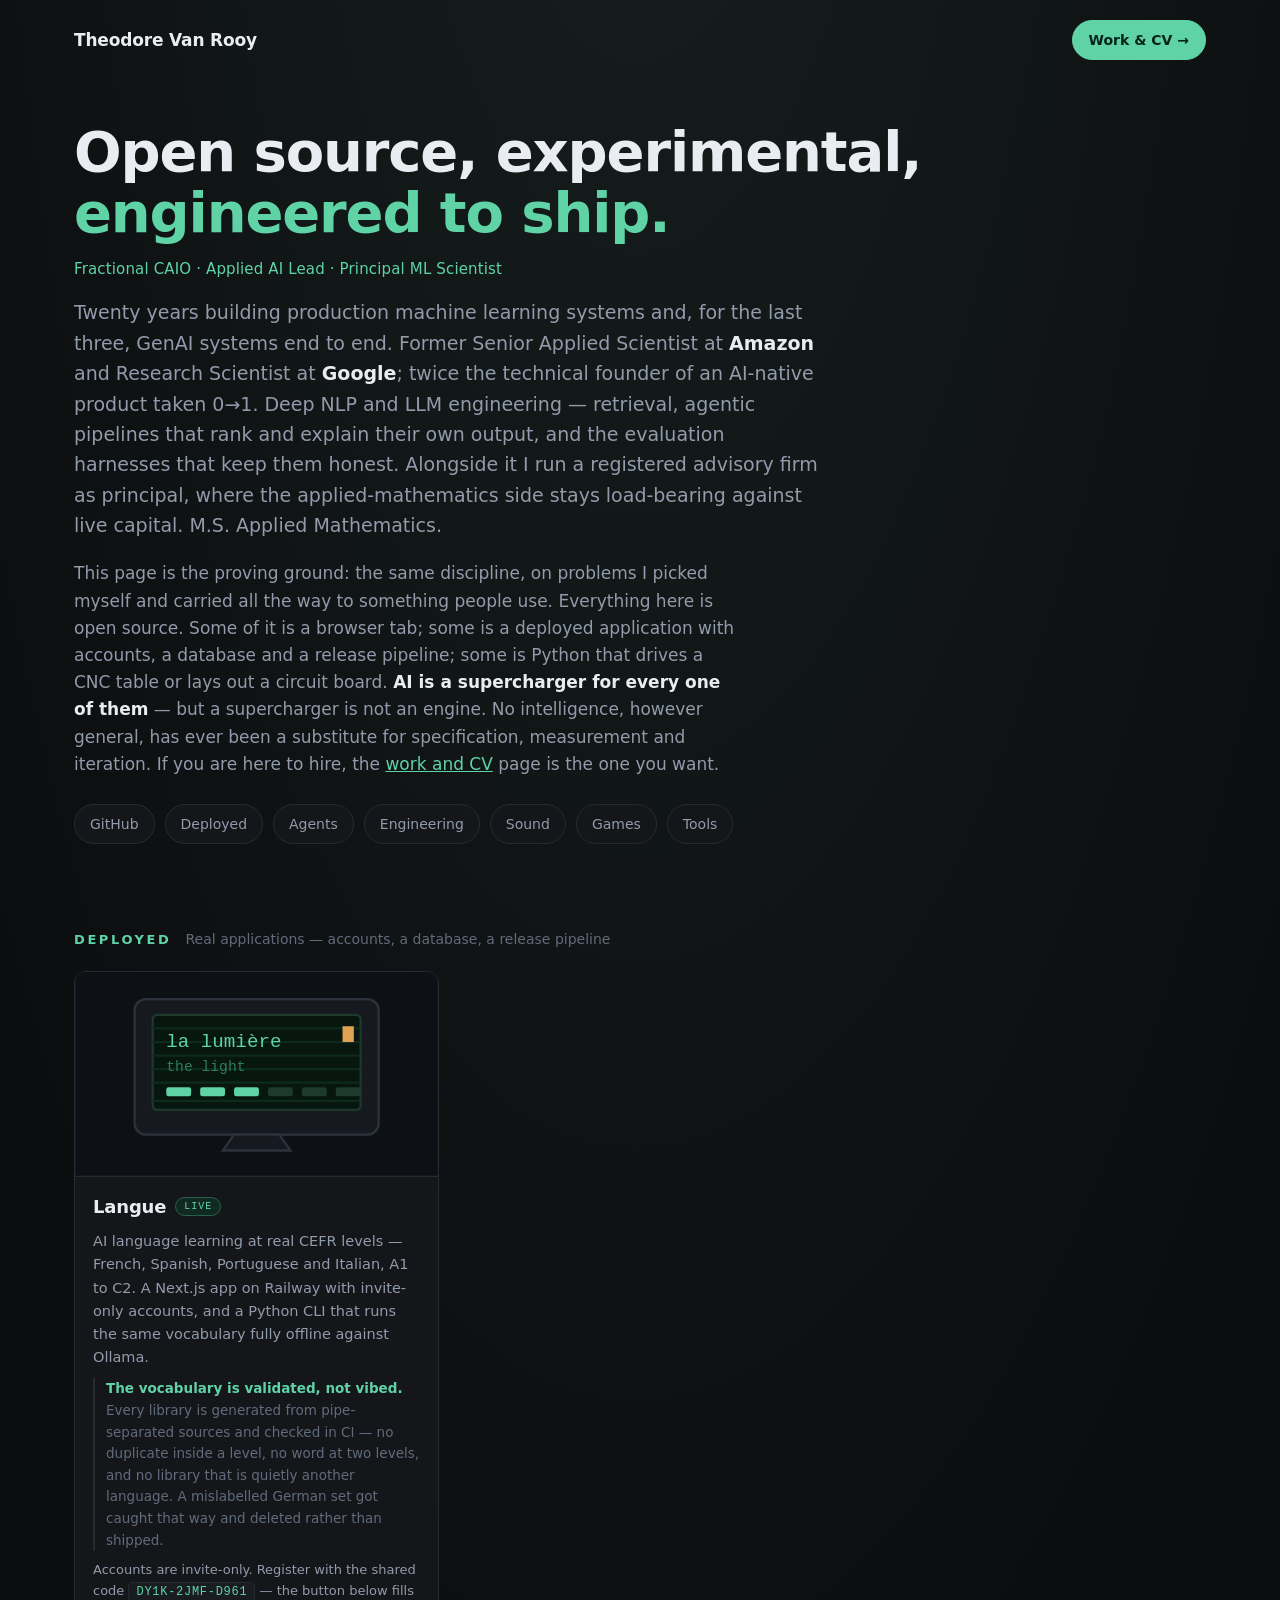
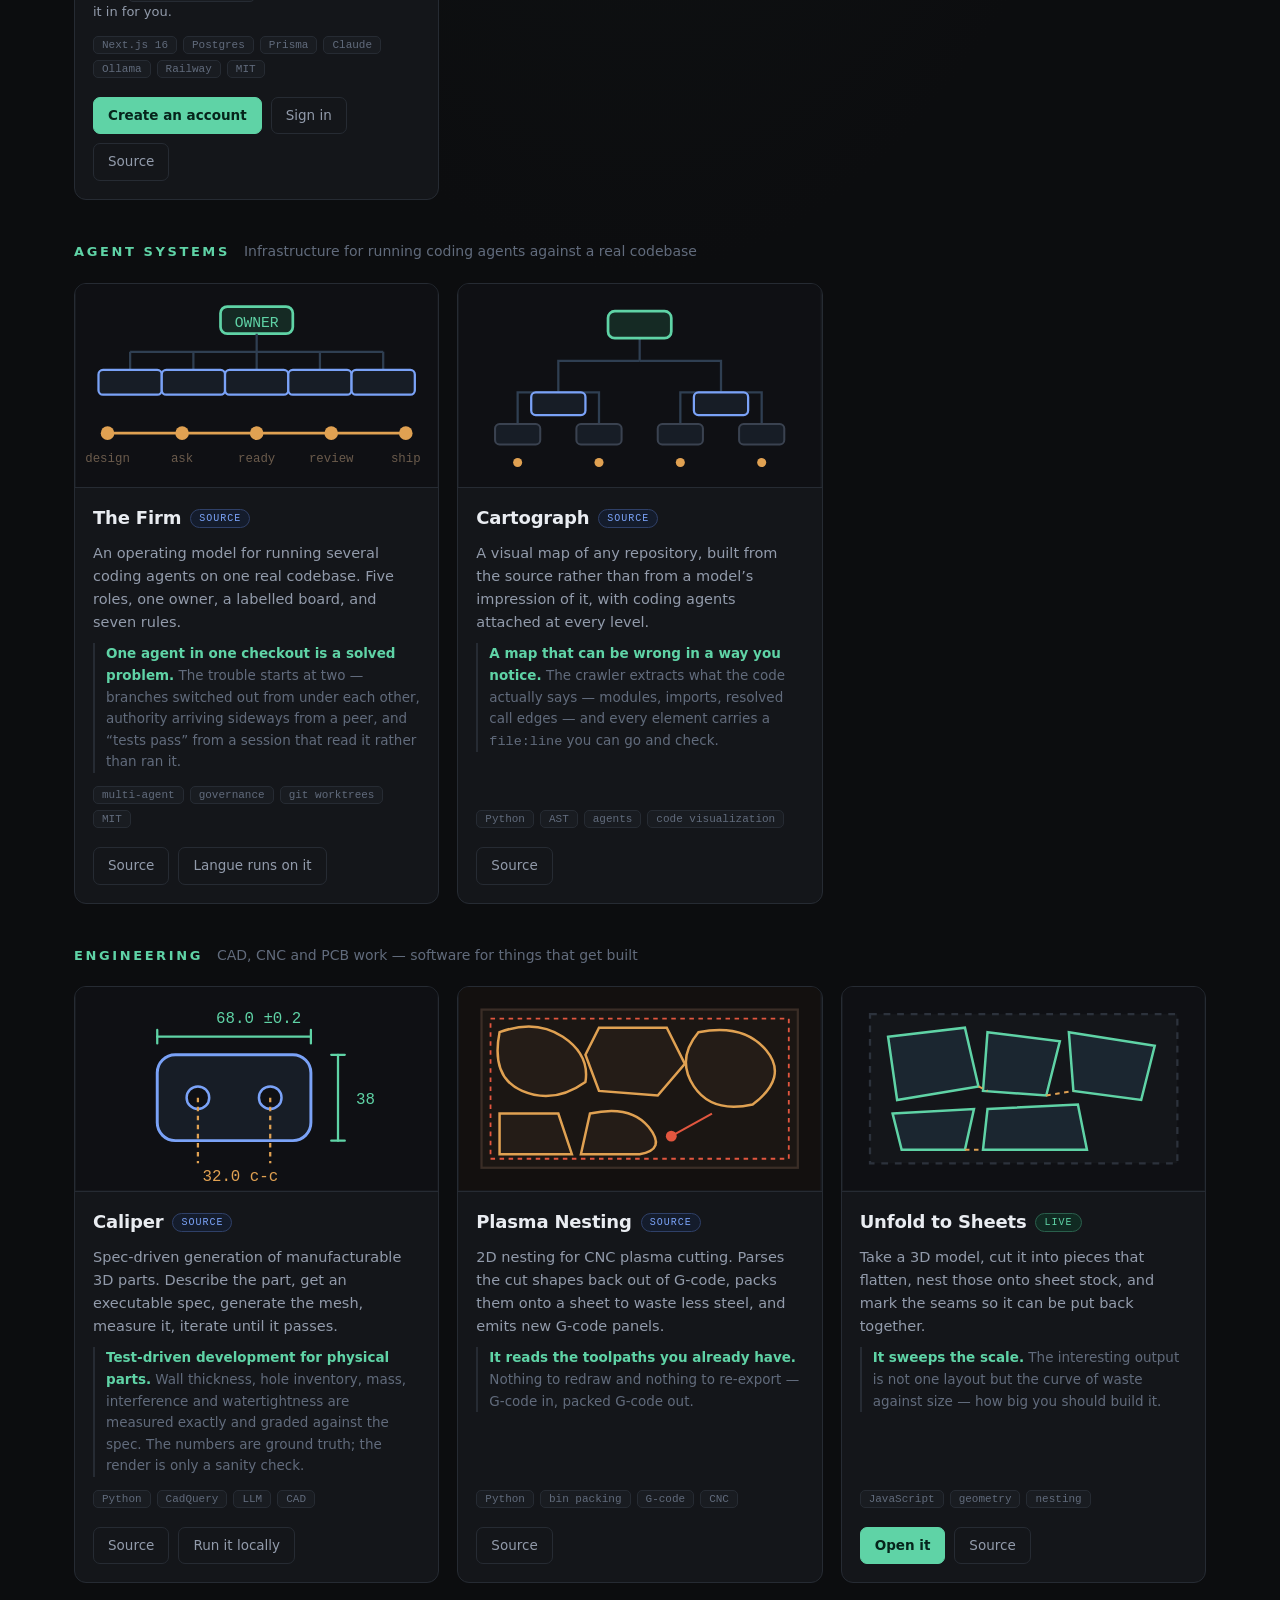
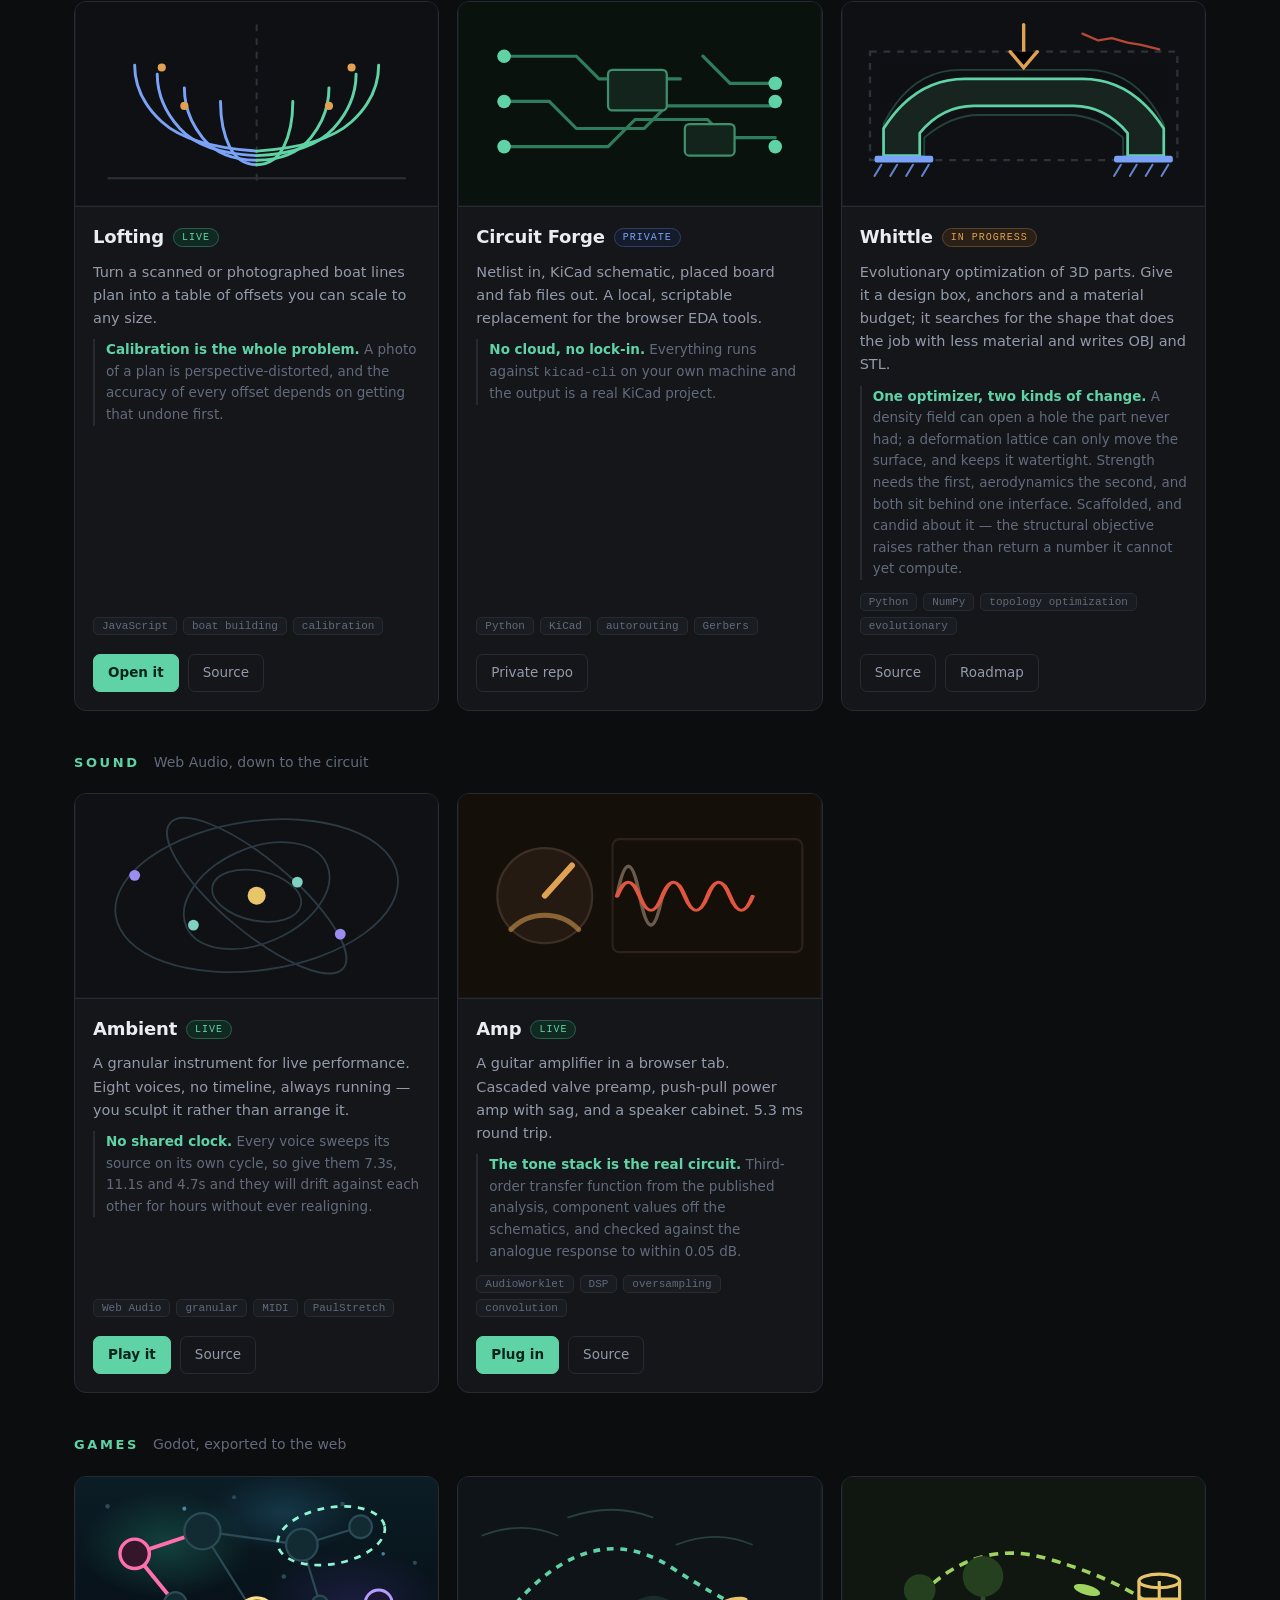
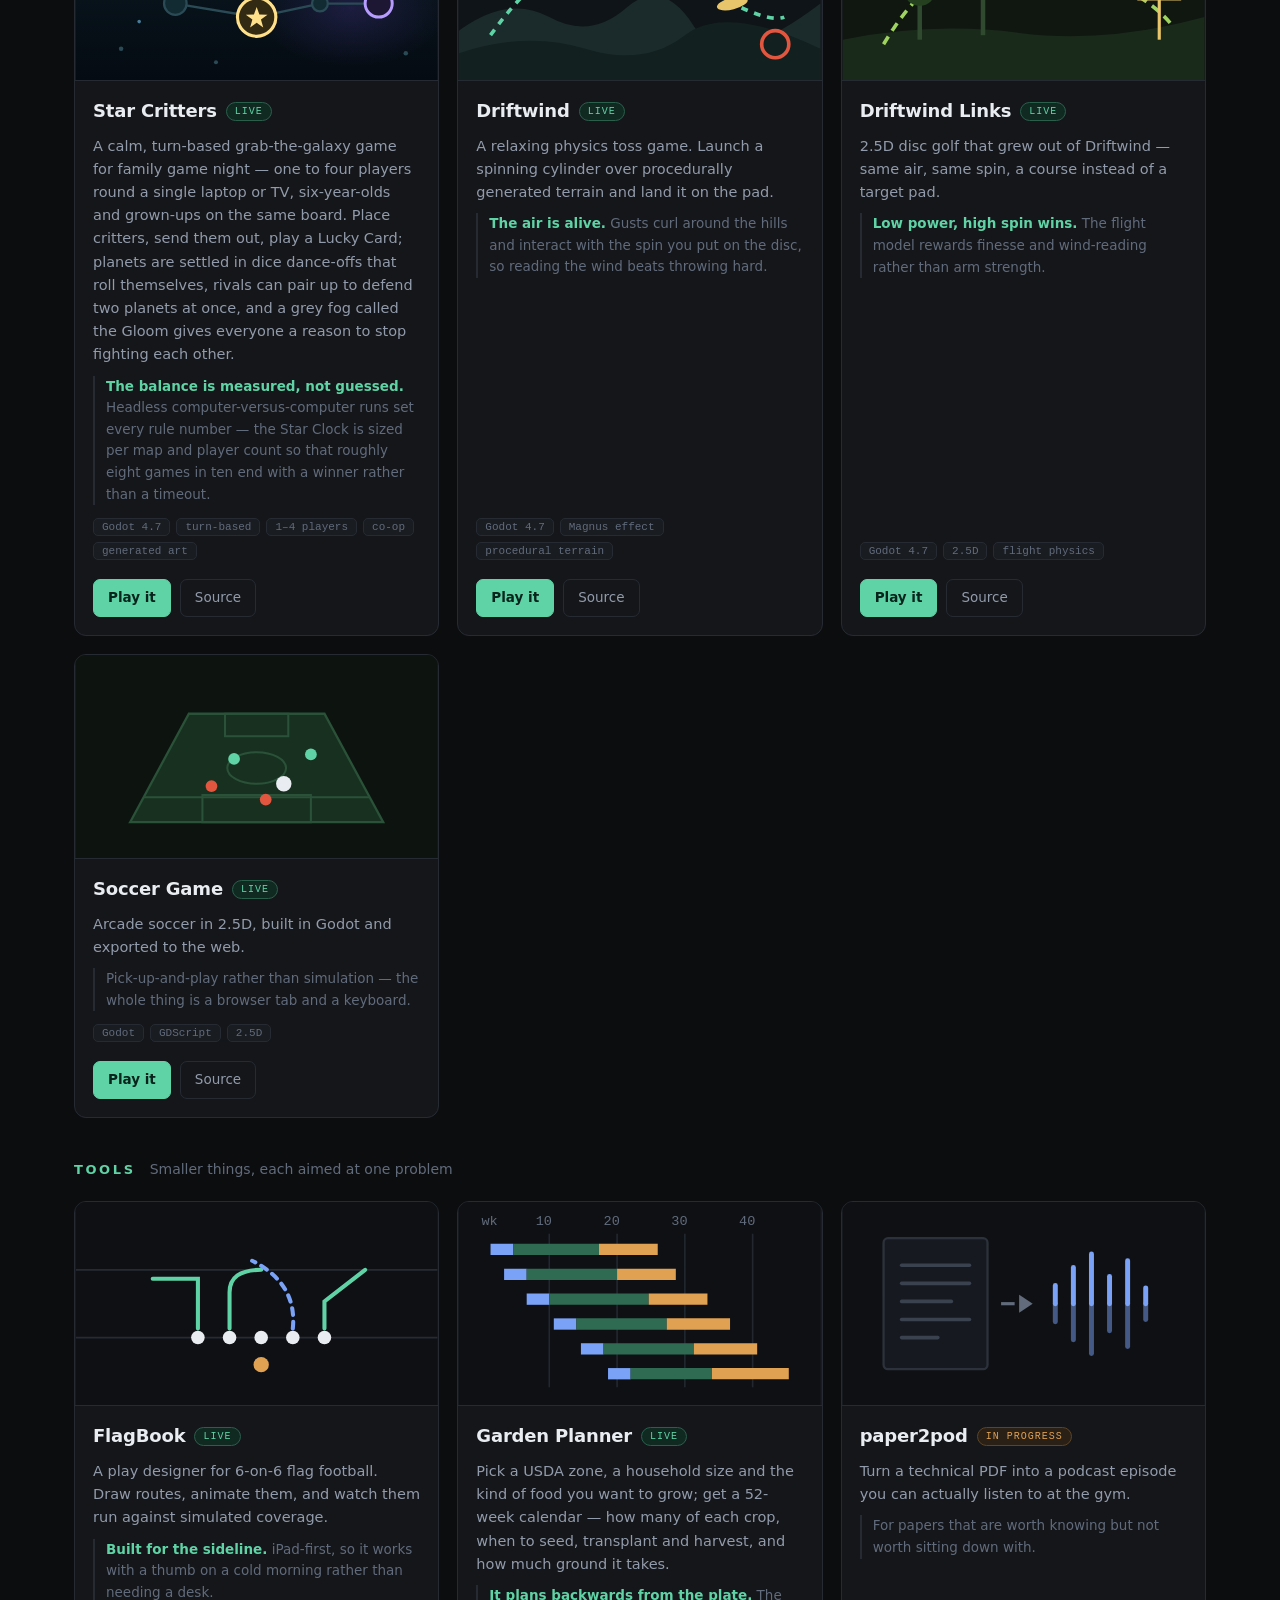
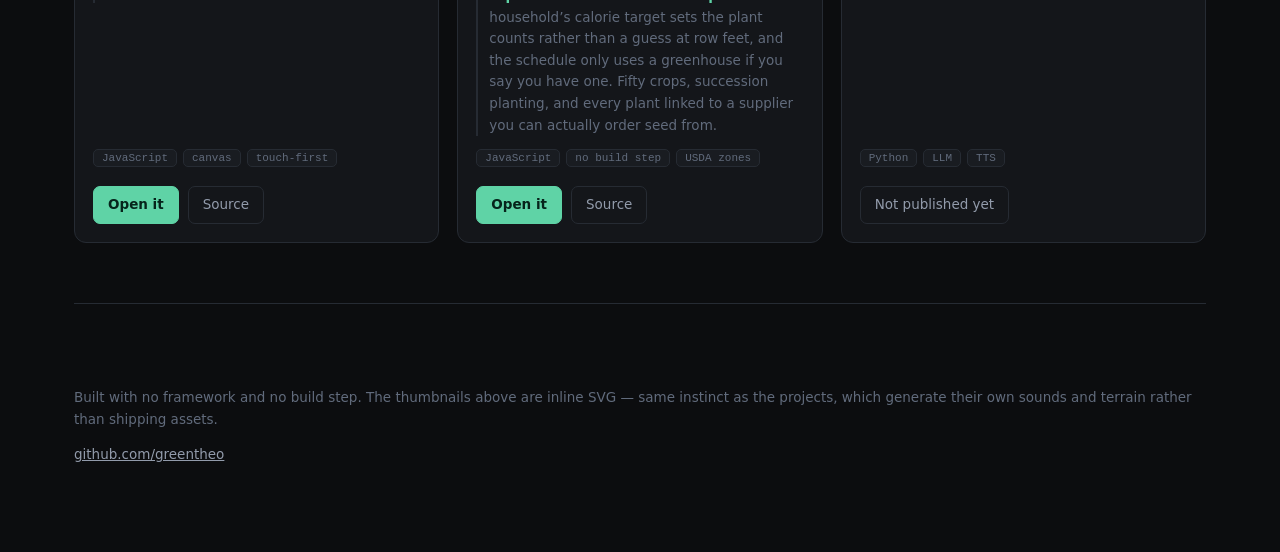
<file: index.html>
<!DOCTYPE html>
<html lang="en">
<head>
<meta charset="utf-8">
<meta name="viewport" content="width=device-width, initial-scale=1">
<meta name="theme-color" content="#0c0d0f">
<title>Theo Van Rooy — open source, experimental, engineered to ship</title>
<meta name="description" content="Theodore Van Rooy &mdash; applied AI lead and principal ML scientist. Twenty years of production ML, three of GenAI systems end to end. Open source products carried all the way to something people use.">
<link rel="stylesheet" href="css/style.css?v=4">
<link rel="icon" href="data:image/svg+xml,<svg xmlns='http://www.w3.org/2000/svg' viewBox='0 0 32 32'><circle cx='16' cy='16' r='11' fill='none' stroke='%235fd3a6' stroke-width='3'/></svg>">
</head>
<body>

<div class="wrap">

<nav class="topbar">
  <span class="whoami">Theodore Van Rooy</span>
  <a class="cv" href="work/">Work &amp; CV &rarr;</a>
</nav>

<header>
  <h1>Open source, experimental,<br><span>engineered to ship.</span></h1>
  <p class="role">Fractional CAIO &middot; Applied AI Lead &middot; Principal ML Scientist</p>
  <p class="lede">Twenty years building production machine learning systems and, for the last three,
    GenAI systems end to end. Former Senior Applied Scientist at <b>Amazon</b> and Research Scientist
    at <b>Google</b>; twice the technical founder of an AI-native product taken 0&rarr;1. Deep NLP and
    LLM engineering &mdash; retrieval, agentic pipelines that rank and explain their own output, and
    the evaluation harnesses that keep them honest. Alongside it I run a registered advisory firm as
    principal, where the applied-mathematics side stays load-bearing against live capital.
    M.S. Applied Mathematics.</p>

  <p class="bio">This page is the proving ground: the same discipline, on problems I picked myself
    and carried all the way to something people use. Everything here is open source. Some of it is a
    browser tab; some is a deployed application with accounts, a database and a release pipeline;
    some is Python that drives a CNC table or lays out a circuit board.
    <b>AI is a supercharger for every one of them</b> &mdash; but a supercharger is not an engine.
    No intelligence, however general, has ever been a substitute for specification, measurement and
    iteration. If you are here to hire, the <a href="work/">work and CV</a> page is the one you
    want.</p>

  <div class="links">
    <a href="https://github.com/greentheo">GitHub</a>
    <a href="#deployed">Deployed</a>
    <a href="#agents">Agents</a>
    <a href="#engineering">Engineering</a>
    <a href="#sound">Sound</a>
    <a href="#play">Games</a>
    <a href="#tools">Tools</a>
  </div>
</header>

<section id="deployed">
  <div class="shead"><h2>Deployed</h2><p>Real applications &mdash; accounts, a database, a release pipeline</p></div>
  <div class="grid">

    <article class="card">
      <svg class="thumb" viewBox="0 0 160 90" role="img" aria-label="A retro terminal drilling vocabulary">
        <rect width="160" height="90" fill="#0d1014"/>
        <rect x="26" y="12" width="108" height="60" rx="5" fill="#161a20" stroke="#2c323c"/>
        <path d="M70 72 h20 l5 7 h-30Z" fill="#161a20" stroke="#2c323c"/>
        <rect x="34" y="19" width="92" height="42" rx="2" fill="#07170f" stroke="#1d3a2c"/>
        <g stroke="#0e2a1e" stroke-width="1">
          <path d="M34 25 H126"/><path d="M34 31 H126"/><path d="M34 37 H126"/>
          <path d="M34 43 H126"/><path d="M34 49 H126"/><path d="M34 57 H126"/>
        </g>
        <text x="40" y="33" fill="#5fd3a6" font-family="ui-monospace,monospace" font-size="8.5">la lumière</text>
        <text x="40" y="44" fill="#2f7d5c" font-family="ui-monospace,monospace" font-size="6.5">the light</text>
        <g fill="#5fd3a6">
          <rect x="40" y="51" width="11" height="4" rx="1"/>
          <rect x="55" y="51" width="11" height="4" rx="1"/>
          <rect x="70" y="51" width="11" height="4" rx="1"/>
        </g>
        <g fill="#1d3a2c">
          <rect x="85" y="51" width="11" height="4" rx="1"/>
          <rect x="100" y="51" width="11" height="4" rx="1"/>
          <rect x="115" y="51" width="11" height="4" rx="1"/>
        </g>
        <rect x="118" y="24" width="5" height="7" fill="#e0a152"/>
      </svg>
      <div class="body">
        <div class="title"><h3>Langue</h3><span class="pill live">live</span></div>
        <p class="what">AI language learning at real CEFR levels &mdash; French, Spanish, Portuguese
          and Italian, A1 to C2. A Next.js app on Railway with invite-only accounts, and a Python CLI
          that runs the same vocabulary fully offline against Ollama.</p>
        <p class="why"><b>The vocabulary is validated, not vibed.</b> Every library is generated from
          pipe-separated sources and checked in CI &mdash; no duplicate inside a level, no word at two
          levels, and no library that is quietly another language. A mislabelled German set got caught
          that way and deleted rather than shipped.</p>
        <p class="invite">Accounts are invite-only. Register with the shared code
          <code>DY1K-2JMF-D961</code> &mdash; the button below fills it in for you.</p>
        <div class="tags"><span class="tag">Next.js 16</span><span class="tag">Postgres</span>
          <span class="tag">Prisma</span><span class="tag">Claude</span><span class="tag">Ollama</span>
          <span class="tag">Railway</span><span class="tag">MIT</span></div>
        <div class="cta">
          <a class="play" href="https://web-production-c2ade.up.railway.app/register?code=DY1K-2JMF-D961">Create an account</a>
          <a href="https://web-production-c2ade.up.railway.app/learn">Sign in</a>
          <a href="https://github.com/greentheo/langue">Source</a>
        </div>
      </div>
    </article>

  </div>
</section>

<section id="agents">
  <div class="shead"><h2>Agent systems</h2><p>Infrastructure for running coding agents against a real codebase</p></div>
  <div class="grid">

    <article class="card">
      <svg class="thumb" viewBox="0 0 160 90" role="img" aria-label="Five roles and a work pipeline">
        <rect width="160" height="90" fill="#0f1014"/>
        <rect x="64" y="10" width="32" height="12" rx="3" fill="#152a24" stroke="#5fd3a6" stroke-width="1.2"/>
        <text x="80" y="19" fill="#5fd3a6" font-family="ui-monospace,monospace" font-size="6.5"
          text-anchor="middle">OWNER</text>
        <g fill="none" stroke="#2f3f52" stroke-width="1">
          <path d="M80 22 V30"/><path d="M24 30 H136"/>
          <path d="M24 30 V38"/><path d="M52 30 V38"/><path d="M80 30 V38"/>
          <path d="M108 30 V38"/><path d="M136 30 V38"/>
        </g>
        <g fill="#171d26" stroke="#7aa2f7" stroke-width="1">
          <rect x="10" y="38" width="28" height="11" rx="2"/><rect x="38" y="38" width="28" height="11" rx="2"/>
          <rect x="66" y="38" width="28" height="11" rx="2"/><rect x="94" y="38" width="28" height="11" rx="2"/>
          <rect x="122" y="38" width="28" height="11" rx="2"/>
        </g>
        <g stroke="#e0a152" stroke-width="1.3" fill="none">
          <path d="M14 66 H146"/>
        </g>
        <g fill="#e0a152"><circle cx="14" cy="66" r="3"/><circle cx="47" cy="66" r="3"/>
          <circle cx="80" cy="66" r="3"/><circle cx="113" cy="66" r="3"/><circle cx="146" cy="66" r="3"/></g>
        <g fill="#6b5b4c" font-family="ui-monospace,monospace" font-size="5.5" text-anchor="middle">
          <text x="14" y="79">design</text><text x="47" y="79">ask</text><text x="80" y="79">ready</text>
          <text x="113" y="79">review</text><text x="146" y="79">ship</text>
        </g>
      </svg>
      <div class="body">
        <div class="title"><h3>The Firm</h3><span class="pill src">source</span></div>
        <p class="what">An operating model for running several coding agents on one real codebase.
          Five roles, one owner, a labelled board, and seven rules.</p>
        <p class="why"><b>One agent in one checkout is a solved problem.</b> The trouble starts at
          two — branches switched out from under each other, authority arriving sideways from a
          peer, and &ldquo;tests pass&rdquo; from a session that read it rather than ran it.</p>
        <div class="tags"><span class="tag">multi-agent</span><span class="tag">governance</span>
          <span class="tag">git worktrees</span><span class="tag">MIT</span></div>
        <div class="cta">
          <a href="https://github.com/greentheo/the-firm">Source</a>
          <a href="#deployed">Langue runs on it</a>
        </div>
      </div>
    </article>

    <article class="card">
      <svg class="thumb" viewBox="0 0 160 90" role="img" aria-label="A code map with agents attached">
        <rect width="160" height="90" fill="#0f1014"/>
        <g fill="none" stroke="#2f3f52" stroke-width="1">
          <path d="M80 20 V34"/><path d="M80 34 H44 V48"/><path d="M80 34 H116 V48"/>
          <path d="M44 48 H26 V62"/><path d="M44 48 H62 V62"/>
          <path d="M116 48 H98 V62"/><path d="M116 48 H134 V62"/>
        </g>
        <rect x="66" y="12" width="28" height="12" rx="3" fill="#152a24" stroke="#5fd3a6" stroke-width="1.2"/>
        <g fill="#171d26" stroke="#7aa2f7" stroke-width="1">
          <rect x="32" y="48" width="24" height="10" rx="2"/><rect x="104" y="48" width="24" height="10" rx="2"/>
        </g>
        <g fill="#171d26" stroke="#3a4250" stroke-width=".9">
          <rect x="16" y="62" width="20" height="9" rx="2"/><rect x="52" y="62" width="20" height="9" rx="2"/>
          <rect x="88" y="62" width="20" height="9" rx="2"/><rect x="124" y="62" width="20" height="9" rx="2"/>
        </g>
        <g fill="#e0a152"><circle cx="26" cy="79" r="2"/><circle cx="62" cy="79" r="2"/>
          <circle cx="98" cy="79" r="2"/><circle cx="134" cy="79" r="2"/></g>
      </svg>
      <div class="body">
        <div class="title"><h3>Cartograph</h3><span class="pill src">source</span></div>
        <p class="what">A visual map of any repository, built from the source rather than from a
          model&rsquo;s impression of it, with coding agents attached at every level.</p>
        <p class="why"><b>A map that can be wrong in a way you notice.</b> The crawler extracts what
          the code actually says &mdash; modules, imports, resolved call edges &mdash; and every
          element carries a <code>file:line</code> you can go and check.</p>
        <div class="tags"><span class="tag">Python</span><span class="tag">AST</span>
          <span class="tag">agents</span><span class="tag">code visualization</span></div>
        <div class="cta"><a href="https://github.com/greentheo/cartograph">Source</a></div>
      </div>
    </article>

  </div>
</section>

<section id="engineering">
  <div class="shead"><h2>Engineering</h2><p>CAD, CNC and PCB work &mdash; software for things that get built</p></div>
  <div class="grid">

    <article class="card">
      <svg class="thumb" viewBox="0 0 160 90" role="img" aria-label="A part being measured against a spec">
        <rect width="160" height="90" fill="#0f1014"/>
        <path d="M44 30 h52 a8 8 0 0 1 8 8 v22 a8 8 0 0 1 -8 8 h-52 a8 8 0 0 1 -8 -8 v-22 a8 8 0 0 1 8 -8Z"
          fill="#171d26" stroke="#7aa2f7" stroke-width="1.3"/>
        <circle cx="54" cy="49" r="5" fill="#0f1014" stroke="#7aa2f7" stroke-width="1.1"/>
        <circle cx="86" cy="49" r="5" fill="#0f1014" stroke="#7aa2f7" stroke-width="1.1"/>
        <g stroke="#5fd3a6" stroke-width="1" stroke-linecap="round">
          <path d="M36 22 H104"/><path d="M36 19 V25"/><path d="M104 19 V25"/>
          <path d="M116 30 V68"/><path d="M113 30 H119"/><path d="M113 68 H119"/>
        </g>
        <g fill="#5fd3a6" font-family="ui-monospace,monospace" font-size="7">
          <text x="62" y="16">68.0 ±0.2</text><text x="124" y="52">38</text>
        </g>
        <g stroke="#e0a152" stroke-width="1" stroke-dasharray="2 2">
          <path d="M54 49 V78"/><path d="M86 49 V78"/>
        </g>
        <text x="56" y="86" fill="#e0a152" font-family="ui-monospace,monospace" font-size="7">32.0 c-c</text>
      </svg>
      <div class="body">
        <div class="title"><h3>Caliper</h3><span class="pill src">source</span></div>
        <p class="what">Spec-driven generation of manufacturable 3D parts. Describe the part,
          get an executable spec, generate the mesh, measure it, iterate until it passes.</p>
        <p class="why"><b>Test-driven development for physical parts.</b> Wall thickness, hole
          inventory, mass, interference and watertightness are measured exactly and graded
          against the spec. The numbers are ground truth; the render is only a sanity check.</p>
        <div class="tags"><span class="tag">Python</span><span class="tag">CadQuery</span>
          <span class="tag">LLM</span><span class="tag">CAD</span></div>
        <div class="cta"><a href="https://github.com/greentheo/caliper">Source</a>
          <a href="https://github.com/greentheo/caliper#-run-it-the-two-commands-that-matter">Run it locally</a></div>
      </div>
    </article>

    <article class="card">
      <svg class="thumb" viewBox="0 0 160 90" role="img" aria-label="Irregular parts packed onto a steel sheet">
        <rect width="160" height="90" fill="#13100f"/>
        <rect x="10" y="10" width="140" height="70" fill="#1b1613" stroke="#3a2d26"/>
        <g fill="#241c17" stroke="#e0a152" stroke-width="1.1">
          <path d="M18 20 q16-6 28 2 t10 20 q-14 10 -28 4 t-10 -26Z"/>
          <path d="M62 18 h30 l8 16 -12 14 -26 -2 -6 -16Z"/>
          <path d="M106 20 q20-4 30 8 t-6 24 q-18 4 -26 -8 t2 -24Z"/>
          <path d="M18 56 h26 l6 18 h-32Z"/>
          <path d="M58 56 q18-4 26 6 t-4 12 h-26Z"/>
        </g>
        <g fill="none" stroke="#e2563f" stroke-width=".8" stroke-dasharray="2 2">
          <path d="M14 14 h132 v62 h-132Z"/>
        </g>
        <circle cx="94" cy="66" r="2.4" fill="#e2563f"/>
        <path d="M94 66 l18-10" stroke="#e2563f" stroke-width=".9"/>
      </svg>
      <div class="body">
        <div class="title"><h3>Plasma Nesting</h3><span class="pill src">source</span></div>
        <p class="what">2D nesting for CNC plasma cutting. Parses the cut shapes back out of
          G-code, packs them onto a sheet to waste less steel, and emits new G-code panels.</p>
        <p class="why"><b>It reads the toolpaths you already have.</b> Nothing to redraw and
          nothing to re-export — G-code in, packed G-code out.</p>
        <div class="tags"><span class="tag">Python</span><span class="tag">bin packing</span>
          <span class="tag">G-code</span><span class="tag">CNC</span></div>
        <div class="cta"><a href="https://github.com/greentheo/cnc-plasma-nesting">Source</a></div>
      </div>
    </article>

    <article class="card">
      <svg class="thumb" viewBox="0 0 160 90" role="img" aria-label="Flattened pieces nested on a sheet">
        <rect width="160" height="90" fill="#0f1014"/>
        <rect x="12" y="12" width="136" height="66" fill="#14161a" stroke="#2c323c"
          stroke-dasharray="3 3"/>
        <g fill="#1b2630" stroke="#5fd3a6" stroke-width="1.1">
          <path d="M20 22 L54 18 L60 44 L24 50 Z"/>
          <path d="M64 20 L96 24 L90 48 L62 46 Z"/>
          <path d="M100 20 L138 26 L132 50 L102 46 Z"/>
          <path d="M22 56 L58 54 L54 72 L26 72 Z"/>
          <path d="M64 54 L104 52 L108 72 L62 72 Z"/>
        </g>
        <g stroke="#e0a152" stroke-width=".9" stroke-dasharray="2 2">
          <path d="M60 44 L64 46"/><path d="M90 48 L102 46"/><path d="M54 72 L62 72"/>
        </g>
      </svg>
      <div class="body">
        <div class="title"><h3>Unfold to Sheets</h3><span class="pill live">live</span></div>
        <p class="what">Take a 3D model, cut it into pieces that flatten, nest those onto
          sheet stock, and mark the seams so it can be put back together.</p>
        <p class="why"><b>It sweeps the scale.</b> The interesting output is not one layout
          but the curve of waste against size &mdash; how big you should build it.</p>
        <div class="tags"><span class="tag">JavaScript</span><span class="tag">geometry</span>
          <span class="tag">nesting</span></div>
        <div class="cta">
          <a class="play" href="https://greentheo.github.io/unfold-to-sheets/">Open it</a>
          <a href="https://github.com/greentheo/unfold-to-sheets">Source</a>
        </div>
      </div>
    </article>

    <article class="card">
      <svg class="thumb" viewBox="0 0 160 90" role="img" aria-label="Hull station curves">
        <rect width="160" height="90" fill="#0f1014"/>
        <path d="M80 10 V80" stroke="#2c323c" stroke-width=".9" stroke-dasharray="3 3"/>
        <path d="M14 78 H146" stroke="#2c323c" stroke-width=".9"/>
        <g fill="none" stroke="#7aa2f7" stroke-width="1.3" stroke-linecap="round">
          <path d="M80 72 q-8 0 -12 -8 t-4 -20"/><path d="M80 70 q-16 0 -24 -10 t-8 -22"/>
          <path d="M80 68 q-24 -1 -34 -12 t-10 -24"/><path d="M80 66 q-30 -2 -42 -13 t-12 -25"/>
        </g>
        <g fill="none" stroke="#5fd3a6" stroke-width="1.3" stroke-linecap="round">
          <path d="M80 72 q8 0 12 -8 t4 -20"/><path d="M80 70 q16 0 24 -10 t8 -22"/>
          <path d="M80 68 q24 -1 34 -12 t10 -24"/><path d="M80 66 q30 -2 42 -13 t12 -25"/>
        </g>
        <g fill="#e0a152"><circle cx="48" cy="46" r="1.8"/><circle cx="112" cy="46" r="1.8"/>
          <circle cx="38" cy="29" r="1.8"/><circle cx="122" cy="29" r="1.8"/></g>
      </svg>
      <div class="body">
        <div class="title"><h3>Lofting</h3><span class="pill live">live</span></div>
        <p class="what">Turn a scanned or photographed boat lines plan into a table of
          offsets you can scale to any size.</p>
        <p class="why"><b>Calibration is the whole problem.</b> A photo of a plan is
          perspective-distorted, and the accuracy of every offset depends on getting that
          undone first.</p>
        <div class="tags"><span class="tag">JavaScript</span><span class="tag">boat building</span>
          <span class="tag">calibration</span></div>
        <div class="cta">
          <a class="play" href="https://greentheo.github.io/lofting/">Open it</a>
          <a href="https://github.com/greentheo/lofting">Source</a>
        </div>
      </div>
    </article>

    <article class="card">
      <svg class="thumb" viewBox="0 0 160 90" role="img" aria-label="PCB traces and pads">
        <rect width="160" height="90" fill="#0a120e"/>
        <g fill="none" stroke="#2f7d5c" stroke-width="1.4" stroke-linecap="round">
          <path d="M20 24 H52 l10 10 H98"/><path d="M20 44 H40 l12 12 H82 l10 -10 H140"/>
          <path d="M20 64 H66 l12 -12 H110 l8 8 H140"/><path d="M108 24 l12 12 H140"/>
        </g>
        <g fill="#5fd3a6">
          <circle cx="20" cy="24" r="3"/><circle cx="20" cy="44" r="3"/><circle cx="20" cy="64" r="3"/>
          <circle cx="140" cy="44" r="3"/><circle cx="140" cy="64" r="3"/><circle cx="140" cy="36" r="3"/>
        </g>
        <rect x="66" y="30" width="26" height="18" fill="#12241c" stroke="#3f8f6c" rx="2"/>
        <rect x="100" y="54" width="22" height="14" fill="#12241c" stroke="#3f8f6c" rx="2"/>
      </svg>
      <div class="body">
        <div class="title"><h3>Circuit Forge</h3><span class="pill src">private</span></div>
        <p class="what">Netlist in, KiCad schematic, placed board and fab files out. A local,
          scriptable replacement for the browser EDA tools.</p>
        <p class="why"><b>No cloud, no lock-in.</b> Everything runs against <code>kicad-cli</code>
          on your own machine and the output is a real KiCad project.</p>
        <div class="tags"><span class="tag">Python</span><span class="tag">KiCad</span>
          <span class="tag">autorouting</span><span class="tag">Gerbers</span></div>
        <div class="cta"><a href="https://github.com/greentheo">Private repo</a></div>
      </div>
    </article>
    <article class="card">
      <svg class="thumb" viewBox="0 0 160 90" role="img" aria-label="A loaded bracket evolving into a truss">
        <rect width="160" height="90" fill="#0f1014"/>
        <rect x="12" y="22" width="136" height="48" fill="none" stroke="#2c323c" stroke-dasharray="3 3"/>
        <g fill="none" stroke="#5fd3a6" stroke-width=".8" opacity=".26">
          <path d="M18 68 V54 Q30 30 52 30 H108 Q130 30 142 54 V68 H128 V56 Q120 44 104 44 H56 Q40 44 32 56 V68 Z"/>
          <path d="M18 68 V58 Q36 38 58 38 H102 Q124 38 142 58 V68 H124 V60 Q112 50 100 50 H60 Q48 50 36 60 V68 Z"/>
        </g>
        <path d="M18 68 V56 Q32 34 54 34 H106 Q128 34 142 56 V68 H126 V58 Q116 46 102 46 H58 Q44 46 34 58 V68 Z"
          fill="#17241f" stroke="#5fd3a6" stroke-width="1.2" stroke-linejoin="round"/>
        <g stroke="#e0a152" stroke-width="1.5" stroke-linecap="round">
          <path d="M80 10 V28"/><path d="M74 22 L80 29 L86 22"/>
        </g>
        <g fill="#7aa2f7">
          <rect x="14" y="68" width="26" height="3" rx="1"/><rect x="120" y="68" width="26" height="3" rx="1"/>
        </g>
        <g stroke="#7aa2f7" stroke-width=".9" stroke-linecap="round" opacity=".8">
          <path d="M17 72 l-3 5"/><path d="M24 72 l-3 5"/><path d="M31 72 l-3 5"/><path d="M38 72 l-3 5"/>
          <path d="M123 72 l-3 5"/><path d="M130 72 l-3 5"/><path d="M137 72 l-3 5"/><path d="M144 72 l-3 5"/>
        </g>
        <path d="M106 14 l7 3 6 -1 7 2 6 1 8 2" fill="none" stroke="#e2563f" stroke-width="1"
          stroke-linejoin="round" stroke-linecap="round" opacity=".8"/>
      </svg>
      <div class="body">
        <div class="title"><h3>Whittle</h3><span class="pill wip">in progress</span></div>
        <p class="what">Evolutionary optimization of 3D parts. Give it a design box, anchors and
          a material budget; it searches for the shape that does the job with less material and
          writes OBJ and STL.</p>
        <p class="why"><b>One optimizer, two kinds of change.</b> A density field can open a hole
          the part never had; a deformation lattice can only move the surface, and keeps it
          watertight. Strength needs the first, aerodynamics the second, and both sit behind one
          interface. Scaffolded, and candid about it &mdash; the structural objective raises
          rather than return a number it cannot yet compute.</p>
        <div class="tags"><span class="tag">Python</span><span class="tag">NumPy</span>
          <span class="tag">topology optimization</span><span class="tag">evolutionary</span></div>
        <div class="cta"><a href="https://github.com/greentheo/whittle">Source</a>
          <a href="https://github.com/greentheo/whittle/blob/main/ROADMAP.md">Roadmap</a></div>
      </div>
    </article>

  </div>
</section>

<section id="sound">
  <div class="shead"><h2>Sound</h2><p>Web Audio, down to the circuit</p></div>
  <div class="grid">

    <article class="card">
      <svg class="thumb" viewBox="0 0 160 90" role="img" aria-label="Orbiting voices">
        <rect width="160" height="90" fill="#0f1114"/>
        <g fill="none" stroke="#2b3a44" stroke-width=".8">
          <ellipse cx="80" cy="45" rx="20" ry="11" transform="rotate(12 80 45)"/>
          <ellipse cx="80" cy="45" rx="34" ry="21" transform="rotate(-24 80 45)"/>
          <ellipse cx="80" cy="45" rx="50" ry="16" transform="rotate(40 80 45)"/>
          <ellipse cx="80" cy="45" rx="63" ry="33" transform="rotate(-8 80 45)"/>
        </g>
        <circle cx="80" cy="45" r="4" fill="#e8c46a"/>
        <circle cx="98" cy="39" r="2.4" fill="#7fd1c1"/>
        <circle cx="52" cy="58" r="2.4" fill="#7fd1c1"/>
        <circle cx="117" cy="62" r="2.4" fill="#9b8cf0"/>
        <circle cx="26" cy="36" r="2.4" fill="#9b8cf0"/>
      </svg>
      <div class="body">
        <div class="title"><h3>Ambient</h3><span class="pill live">live</span></div>
        <p class="what">A granular instrument for live performance. Eight voices, no timeline,
          always running — you sculpt it rather than arrange it.</p>
        <p class="why"><b>No shared clock.</b> Every voice sweeps its source on its own cycle,
          so give them 7.3s, 11.1s and 4.7s and they will drift against each other for hours
          without ever realigning.</p>
        <div class="tags"><span class="tag">Web Audio</span><span class="tag">granular</span>
          <span class="tag">MIDI</span><span class="tag">PaulStretch</span></div>
        <div class="cta">
          <a class="play" href="https://greentheo.github.io/ambient/">Play it</a>
          <a href="https://github.com/greentheo/ambient">Source</a>
        </div>
      </div>
    </article>

    <article class="card">
      <svg class="thumb" viewBox="0 0 160 90" role="img" aria-label="Amp knob and clipped wave">
        <rect width="160" height="90" fill="#141009"/>
        <circle cx="38" cy="45" r="21" fill="#241a12" stroke="#3d2f25"/>
        <path d="M38 45 L38 27" stroke="#e0a152" stroke-width="2.6" stroke-linecap="round"
          transform="rotate(42 38 45)"/>
        <path d="M23 60 A21 21 0 0 1 53 60" fill="none" stroke="#e0a152" stroke-width="2.2"
          stroke-linecap="round" opacity=".55"/>
        <path d="M70 45 q5-26 10 0 t10 0" fill="none" stroke="#6b5b4c" stroke-width="1.6"/>
        <path d="M70 45 q5-20 10 0 t10 0 t10 0 t10 0 t10 0 t10 0"
          fill="none" stroke="#e2563f" stroke-width="2" stroke-linecap="round"
          transform="translate(0 0) scale(1 .62) translate(0 28)"/>
        <rect x="68" y="20" width="84" height="50" fill="none" stroke="#2c2219" rx="3"/>
      </svg>
      <div class="body">
        <div class="title"><h3>Amp</h3><span class="pill live">live</span></div>
        <p class="what">A guitar amplifier in a browser tab. Cascaded valve preamp, push-pull
          power amp with sag, and a speaker cabinet. 5.3&nbsp;ms round trip.</p>
        <p class="why"><b>The tone stack is the real circuit.</b> Third-order transfer function
          from the published analysis, component values off the schematics, and checked against
          the analogue response to within 0.05&nbsp;dB.</p>
        <div class="tags"><span class="tag">AudioWorklet</span><span class="tag">DSP</span>
          <span class="tag">oversampling</span><span class="tag">convolution</span></div>
        <div class="cta">
          <a class="play" href="https://greentheo.github.io/amp/">Plug in</a>
          <a href="https://github.com/greentheo/amp">Source</a>
        </div>
      </div>
    </article>

  </div>
</section>

<section id="play">
  <div class="shead"><h2>Games</h2><p>Godot, exported to the web</p></div>
  <div class="grid">

    <article class="card">
      <svg class="thumb" viewBox="0 0 160 90" role="img"
        aria-label="Planets joined by lanes, two held by one player and two ringed as allies">
        <defs>
          <linearGradient id="scSky" x1="0" y1="0" x2="0" y2="1">
            <stop offset="0" stop-color="#0b1d26"/><stop offset="1" stop-color="#050b12"/>
          </linearGradient>
          <radialGradient id="scGasA">
            <stop offset="0" stop-color="#1f7a63" stop-opacity=".42"/>
            <stop offset="1" stop-color="#1f7a63" stop-opacity="0"/>
          </radialGradient>
          <radialGradient id="scGasB">
            <stop offset="0" stop-color="#3d2f7a" stop-opacity=".40"/>
            <stop offset="1" stop-color="#3d2f7a" stop-opacity="0"/>
          </radialGradient>
          <radialGradient id="scGasC">
            <stop offset="0" stop-color="#2a6f8f" stop-opacity=".34"/>
            <stop offset="1" stop-color="#2a6f8f" stop-opacity="0"/>
          </radialGradient>
        </defs>
        <rect width="160" height="90" fill="url(#scSky)"/>
        <ellipse cx="40" cy="30" rx="38" ry="24" fill="url(#scGasA)"/>
        <ellipse cx="122" cy="58" rx="42" ry="26" fill="url(#scGasB)"/>
        <ellipse cx="92" cy="16" rx="34" ry="18" fill="url(#scGasC)"/>
        <g fill="#2a4a55">
          <circle cx="14" cy="13" r="1"/><circle cx="70" cy="9" r=".9"/><circle cx="118" cy="12" r="1"/>
          <circle cx="150" cy="38" r=".9"/><circle cx="20" cy="76" r="1"/><circle cx="62" cy="82" r=".9"/>
          <circle cx="146" cy="78" r="1"/><circle cx="34" cy="44" r=".9"/><circle cx="92" cy="44" r="1"/>
        </g>
        <g fill="#7fd3ff" opacity=".55">
          <circle cx="48" cy="14" r=".9"/><circle cx="136" cy="34" r=".8"/><circle cx="28" cy="64" r=".8"/>
        </g>
        <g stroke="#2a4a55" stroke-width="1" fill="none" stroke-linecap="round">
          <path d="M56 24 L100 30"/><path d="M100 30 L126 22"/><path d="M44 56 L80 62"/>
          <path d="M80 62 L108 56"/><path d="M108 56 L134 56"/><path d="M56 24 L80 62"/>
          <path d="M100 30 L108 56"/>
        </g>
        <g stroke="#ff6fae" stroke-width="1.7" fill="none" stroke-linecap="round">
          <path d="M26 34 L56 24"/><path d="M26 34 L44 56"/>
        </g>
        <ellipse cx="113" cy="26" rx="24" ry="12.5" fill="none" stroke="#8ff5d2" stroke-width="1.2"
          stroke-dasharray="3 3" transform="rotate(-10 113 26)"/>
        <g fill="#122b33" stroke="#2a4a55">
          <circle cx="56" cy="24" r="8"/><circle cx="44" cy="56" r="5"/>
          <circle cx="100" cy="30" r="7"/><circle cx="126" cy="22" r="5"/>
          <circle cx="108" cy="56" r="3.5"/>
        </g>
        <circle cx="134" cy="56" r="6" fill="#1d1733" stroke="#b69cff" stroke-width="1.3"/>
        <circle cx="26" cy="34" r="6.5" fill="#33162a" stroke="#ff6fae" stroke-width="1.5"/>
        <circle cx="80" cy="62" r="8.5" fill="#332a14" stroke="#ffe08a" stroke-width="1.4"/>
        <path d="M80 57.5 L81.2 60.9 L84.8 61 L81.9 63.1 L82.9 66.6 L80 64.5
                 L77.1 66.6 L78.1 63.1 L75.2 61 L78.8 60.9Z" fill="#ffe08a"/>
      </svg>
      <div class="body">
        <div class="title"><h3>Star Critters</h3><span class="pill live">live</span></div>
        <p class="what">A calm, turn-based grab-the-galaxy game for family game night &mdash; one to
          four players round a single laptop or TV, six-year-olds and grown-ups on the same board.
          Place critters, send them out, play a Lucky Card; planets are settled in dice dance-offs
          that roll themselves, rivals can pair up to defend two planets at once, and a grey fog
          called the Gloom gives everyone a reason to stop fighting each other.</p>
        <p class="why"><b>The balance is measured, not guessed.</b> Headless computer-versus-computer
          runs set every rule number &mdash; the Star Clock is sized per map and player count so that
          roughly eight games in ten end with a winner rather than a timeout.</p>
        <div class="tags"><span class="tag">Godot 4.7</span><span class="tag">turn-based</span>
          <span class="tag">1&ndash;4 players</span><span class="tag">co-op</span>
          <span class="tag">generated art</span></div>
        <div class="cta">
          <a class="play" href="https://greentheo.github.io/star-critters/">Play it</a>
          <a href="https://github.com/greentheo/star-critters">Source</a>
        </div>
      </div>
    </article>

    <article class="card">
      <svg class="thumb" viewBox="0 0 160 90" role="img" aria-label="Disc arcing over hills in wind">
        <rect width="160" height="90" fill="#0e1417"/>
        <path d="M0 68 q22-16 40-6 t34-4 t30 8 t56-10 V90 H0Z" fill="#1b2a2a"/>
        <path d="M0 78 q30-10 56-2 t44-6 t60 6 V90 H0Z" fill="#132020"/>
        <g stroke="#2e4a4a" stroke-width=".8" fill="none" opacity=".8">
          <path d="M10 26 q18-7 34 0"/><path d="M48 18 q20-7 38 0"/><path d="M96 30 q18-7 34 0"/>
        </g>
        <path d="M14 70 q40-56 80-30 t50 22" fill="none" stroke="#5fd3a6"
          stroke-width="1.6" stroke-dasharray="3 3"/>
        <ellipse cx="121" cy="56" rx="7" ry="2.6" fill="#e8c46a" transform="rotate(-14 121 56)"/>
        <circle cx="140" cy="74" r="6" fill="none" stroke="#e2563f" stroke-width="1.6"/>
      </svg>
      <div class="body">
        <div class="title"><h3>Driftwind</h3><span class="pill live">live</span></div>
        <p class="what">A relaxing physics toss game. Launch a spinning cylinder over
          procedurally generated terrain and land it on the pad.</p>
        <p class="why"><b>The air is alive.</b> Gusts curl around the hills and interact with
          the spin you put on the disc, so reading the wind beats throwing hard.</p>
        <div class="tags"><span class="tag">Godot 4.7</span><span class="tag">Magnus effect</span>
          <span class="tag">procedural terrain</span></div>
        <div class="cta">
          <a class="play" href="https://greentheo.github.io/driftwind/">Play it</a>
          <a href="https://github.com/greentheo/driftwind">Source</a>
        </div>
      </div>
    </article>

    <article class="card">
      <svg class="thumb" viewBox="0 0 160 90" role="img" aria-label="Disc golf flight path to a basket">
        <rect width="160" height="90" fill="#101710"/>
        <path d="M0 72 q40-8 78-3 t82-7 V90 H0Z" fill="#1a2a1a"/>
        <path d="M18 74 q30-50 72-38 t56 30" fill="none" stroke="#9fd35f"
          stroke-width="1.6" stroke-dasharray="4 3"/>
        <g stroke="#2f4a2f" stroke-width="2"><path d="M34 72 V54"/><path d="M62 70 V48"/></g>
        <circle cx="34" cy="50" r="7" fill="#24401f"/><circle cx="62" cy="44" r="9" fill="#24401f"/>
        <g stroke="#e8c46a" stroke-width="1.4" fill="none">
          <path d="M140 72 V46"/><ellipse cx="140" cy="46" rx="9" ry="3"/>
          <path d="M131 46 v8 h18 v-8"/>
        </g>
        <ellipse cx="108" cy="50" rx="6" ry="2.2" fill="#9fd35f" transform="rotate(16 108 50)"/>
      </svg>
      <div class="body">
        <div class="title"><h3>Driftwind Links</h3><span class="pill live">live</span></div>
        <p class="what">2.5D disc golf that grew out of Driftwind — same air, same spin,
          a course instead of a target pad.</p>
        <p class="why"><b>Low power, high spin wins.</b> The flight model rewards finesse and
          wind-reading rather than arm strength.</p>
        <div class="tags"><span class="tag">Godot 4.7</span><span class="tag">2.5D</span>
          <span class="tag">flight physics</span></div>
        <div class="cta">
          <a class="play" href="https://greentheo.github.io/driftwind-links/">Play it</a>
          <a href="https://github.com/greentheo/driftwind-links">Source</a>
        </div>
      </div>
    </article>

    <article class="card">
      <svg class="thumb" viewBox="0 0 160 90" role="img" aria-label="Football pitch from an angle">
        <rect width="160" height="90" fill="#0d1410"/>
        <path d="M24 74 L50 26 H110 L136 74 Z" fill="#17301f" stroke="#2a5238"/>
        <path d="M30 63 H130" stroke="#2a5238" stroke-width=".9"/>
        <ellipse cx="80" cy="50" rx="13" ry="7" fill="none" stroke="#2a5238" stroke-width=".9"/>
        <path d="M66 26 H94 V36 H66 Z" fill="none" stroke="#2a5238" stroke-width=".9"/>
        <path d="M56 74 H104 V62 H56 Z" fill="none" stroke="#2a5238" stroke-width=".9"/>
        <circle cx="92" cy="57" r="3.4" fill="#e9ecf1"/>
        <g fill="#5fd3a6"><circle cx="70" cy="46" r="2.6"/><circle cx="104" cy="44" r="2.6"/></g>
        <g fill="#e2563f"><circle cx="84" cy="64" r="2.6"/><circle cx="60" cy="58" r="2.6"/></g>
      </svg>
      <div class="body">
        <div class="title"><h3>Soccer Game</h3><span class="pill live">live</span></div>
        <p class="what">Arcade soccer in 2.5D, built in Godot and exported to the web.</p>
        <p class="why">Pick-up-and-play rather than simulation &mdash; the whole thing is a
          browser tab and a keyboard.</p>
        <div class="tags"><span class="tag">Godot</span><span class="tag">GDScript</span>
          <span class="tag">2.5D</span></div>
        <div class="cta">
          <a class="play" href="https://greentheo.github.io/soccer-game/">Play it</a>
          <a href="https://github.com/greentheo/soccer-game">Source</a>
        </div>
      </div>
    </article>

  </div>
</section>

<section id="tools">
  <div class="shead"><h2>Tools</h2><p>Smaller things, each aimed at one problem</p></div>
  <div class="grid">

    <article class="card">
      <svg class="thumb" viewBox="0 0 160 90" role="img" aria-label="Flag football routes">
        <rect width="160" height="90" fill="#0f1014"/>
        <g stroke="#262b33" stroke-width=".8">
          <path d="M0 30 H160"/><path d="M0 60 H160"/>
        </g>
        <g fill="#e9ecf1"><circle cx="54" cy="60" r="3"/><circle cx="68" cy="60" r="3"/>
          <circle cx="82" cy="60" r="3"/><circle cx="96" cy="60" r="3"/><circle cx="110" cy="60" r="3"/></g>
        <g fill="none" stroke="#5fd3a6" stroke-width="1.8" stroke-linecap="round">
          <path d="M54 56 V34 h-20"/><path d="M68 56 V40 q0-10 14-10"/>
          <path d="M110 56 V44 l18-14"/>
        </g>
        <path d="M96 56 q2-20 -18 -30" fill="none" stroke="#7aa2f7" stroke-width="1.8"
          stroke-dasharray="3 3" stroke-linecap="round"/>
        <circle cx="82" cy="72" r="3.4" fill="#e0a152"/>
      </svg>
      <div class="body">
        <div class="title"><h3>FlagBook</h3><span class="pill live">live</span></div>
        <p class="what">A play designer for 6-on-6 flag football. Draw routes, animate them,
          and watch them run against simulated coverage.</p>
        <p class="why"><b>Built for the sideline.</b> iPad-first, so it works with a thumb
          on a cold morning rather than needing a desk.</p>
        <div class="tags"><span class="tag">JavaScript</span><span class="tag">canvas</span>
          <span class="tag">touch-first</span></div>
        <div class="cta">
          <a class="play" href="https://greentheo.github.io/flagbook/">Open it</a>
          <a href="https://github.com/greentheo/flagbook">Source</a>
        </div>
      </div>
    </article>
    <article class="card">
      <svg class="thumb" viewBox="0 0 160 90" role="img" aria-label="A planting calendar of seed, grow and harvest bars">
        <rect width="160" height="90" fill="#0f1014"/>
        <g stroke="#232830" stroke-width=".7">
          <path d="M40 14 V82"/><path d="M70 14 V82"/><path d="M100 14 V82"/><path d="M130 14 V82"/>
        </g>
        <g fill="#616b7c" font-family="ui-monospace,monospace" font-size="6">
          <text x="10" y="10">wk</text><text x="34" y="10">10</text><text x="64" y="10">20</text>
          <text x="94" y="10">30</text><text x="124" y="10">40</text>
        </g>
        <g stroke-width="5">
          <path d="M14 21 H24" stroke="#7aa2f7"/><path d="M24 21 H62" stroke="#2f6b52"/>
          <path d="M62 21 H88" stroke="#e0a152"/>
          <path d="M20 32 H30" stroke="#7aa2f7"/><path d="M30 32 H70" stroke="#2f6b52"/>
          <path d="M70 32 H96" stroke="#e0a152"/>
          <path d="M30 43 H40" stroke="#7aa2f7"/><path d="M40 43 H84" stroke="#2f6b52"/>
          <path d="M84 43 H110" stroke="#e0a152"/>
          <path d="M42 54 H52" stroke="#7aa2f7"/><path d="M52 54 H92" stroke="#2f6b52"/>
          <path d="M92 54 H120" stroke="#e0a152"/>
          <path d="M54 65 H64" stroke="#7aa2f7"/><path d="M64 65 H104" stroke="#2f6b52"/>
          <path d="M104 65 H132" stroke="#e0a152"/>
          <path d="M66 76 H76" stroke="#7aa2f7"/><path d="M76 76 H112" stroke="#2f6b52"/>
          <path d="M112 76 H146" stroke="#e0a152"/>
        </g>
      </svg>
      <div class="body">
        <div class="title"><h3>Garden Planner</h3><span class="pill live">live</span></div>
        <p class="what">Pick a USDA zone, a household size and the kind of food you want to grow;
          get a 52-week calendar &mdash; how many of each crop, when to seed, transplant and
          harvest, and how much ground it takes.</p>
        <p class="why"><b>It plans backwards from the plate.</b> The household&rsquo;s calorie
          target sets the plant counts rather than a guess at row feet, and the schedule only
          uses a greenhouse if you say you have one. Fifty crops, succession planting, and every
          plant linked to a supplier you can actually order seed from.</p>
        <div class="tags"><span class="tag">JavaScript</span><span class="tag">no build step</span>
          <span class="tag">USDA zones</span></div>
        <div class="cta">
          <a class="play" href="https://greentheo.github.io/garden_planner/">Open it</a>
          <a href="https://github.com/greentheo/garden_planner">Source</a>
        </div>
      </div>
    </article>

    <article class="card">
      <svg class="thumb" viewBox="0 0 160 90" role="img" aria-label="A paper turning into audio">
        <rect width="160" height="90" fill="#0f1014"/>
        <rect x="18" y="16" width="46" height="58" fill="#161a20" stroke="#2c323c" rx="2"/>
        <g stroke="#3a4250" stroke-width="1.6" stroke-linecap="round">
          <path d="M26 28 H56"/><path d="M26 36 H56"/><path d="M26 44 H48"/>
          <path d="M26 52 H56"/><path d="M26 60 H42"/>
        </g>
        <path d="M70 45 h6" stroke="#616b7c" stroke-width="1.4"/>
        <path d="M78 41 l6 4 -6 4z" fill="#616b7c"/>
        <g stroke="#7aa2f7" stroke-width="2.2" stroke-linecap="round">
          <path d="M94 45 v-8"/><path d="M102 45 v-16"/><path d="M110 45 v-22"/>
          <path d="M118 45 v-12"/><path d="M126 45 v-19"/><path d="M134 45 v-7"/>
        </g>
        <g stroke="#7aa2f7" stroke-width="2.2" stroke-linecap="round" opacity=".5">
          <path d="M94 45 v8"/><path d="M102 45 v16"/><path d="M110 45 v22"/>
          <path d="M118 45 v12"/><path d="M126 45 v19"/><path d="M134 45 v7"/>
        </g>
      </svg>
      <div class="body">
        <div class="title"><h3>paper2pod</h3><span class="pill wip">in progress</span></div>
        <p class="what">Turn a technical PDF into a podcast episode you can actually listen
          to at the gym.</p>
        <p class="why">For papers that are worth knowing but not worth sitting down with.</p>
        <div class="tags"><span class="tag">Python</span><span class="tag">LLM</span>
          <span class="tag">TTS</span></div>
        <div class="cta"><a href="https://github.com/greentheo">Not published yet</a></div>
      </div>
    </article>

  </div>
</section>

<footer>
  <p>Built with no framework and no build step. The thumbnails above are inline SVG
     &mdash; same instinct as the projects, which generate their own sounds and terrain
     rather than shipping assets.</p>
  <p><a href="https://github.com/greentheo">github.com/greentheo</a></p>
</footer>

</div>
</body>
</html>
</file>
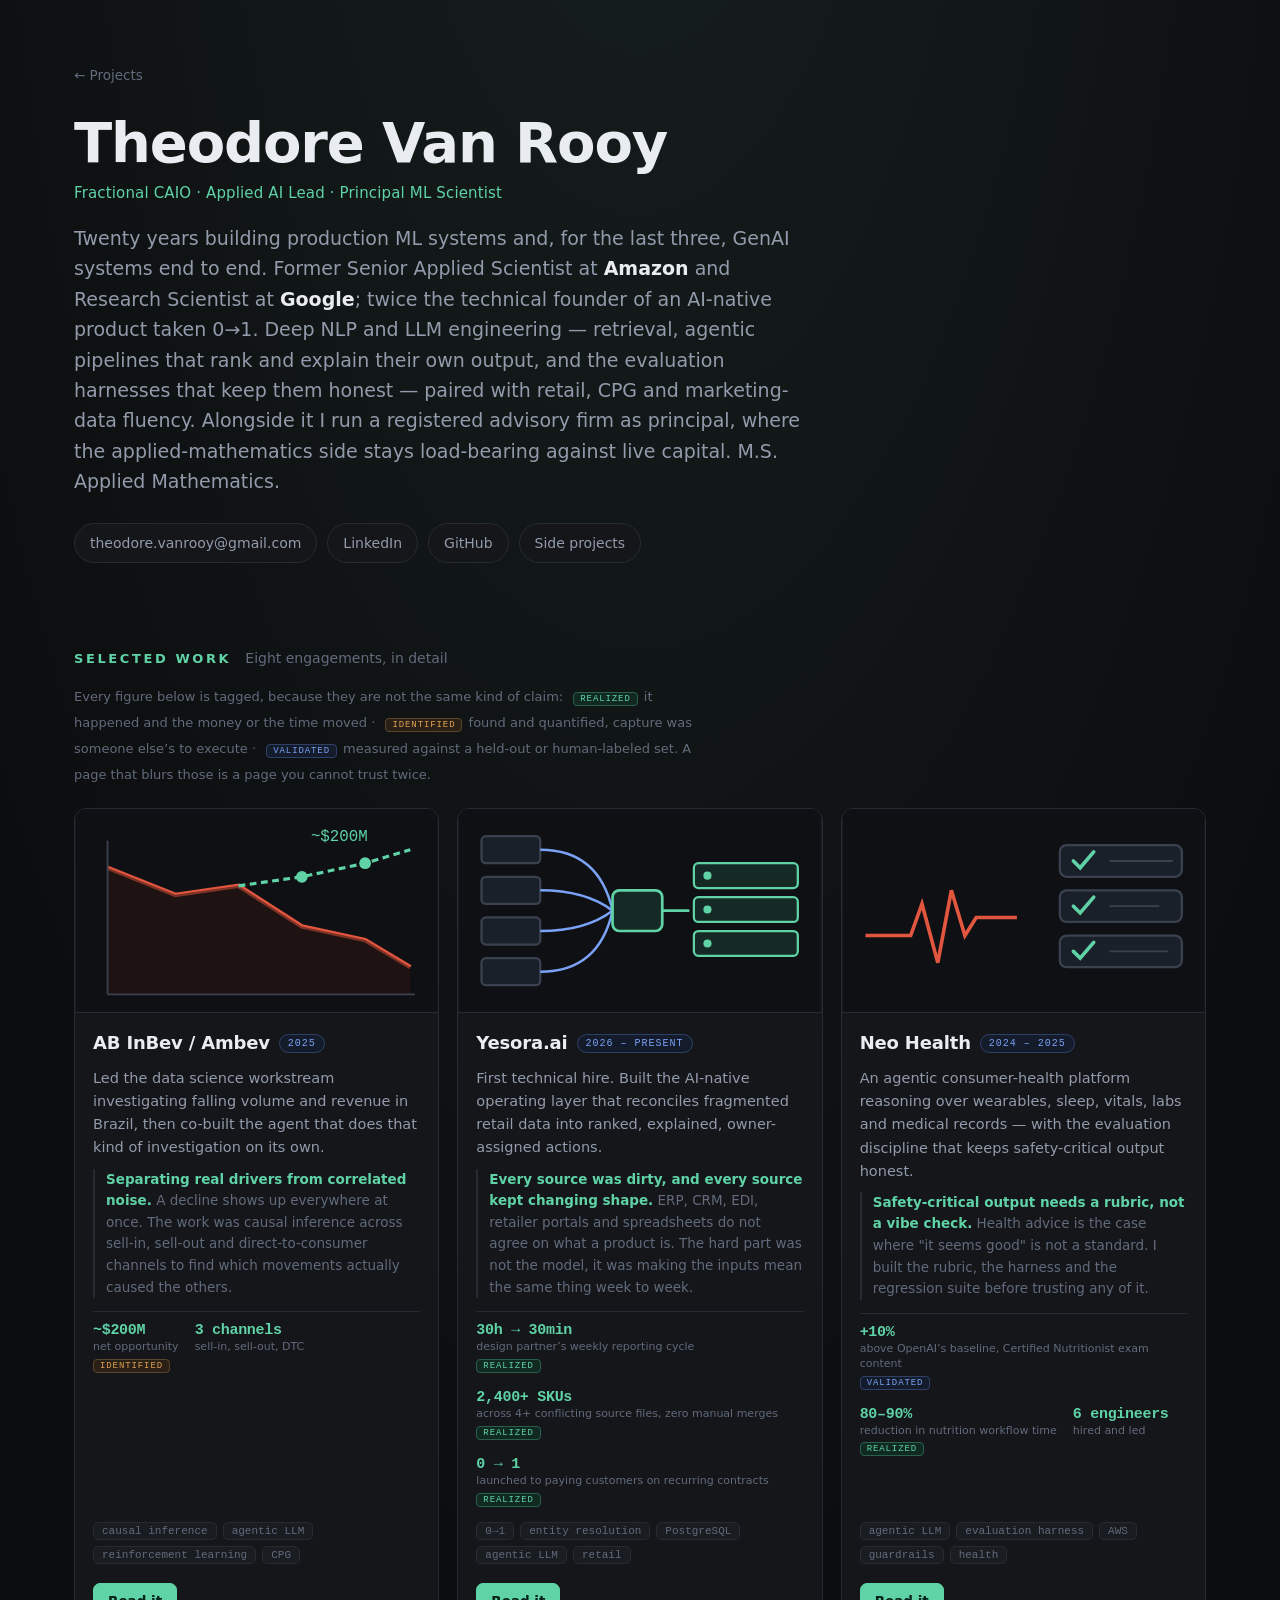
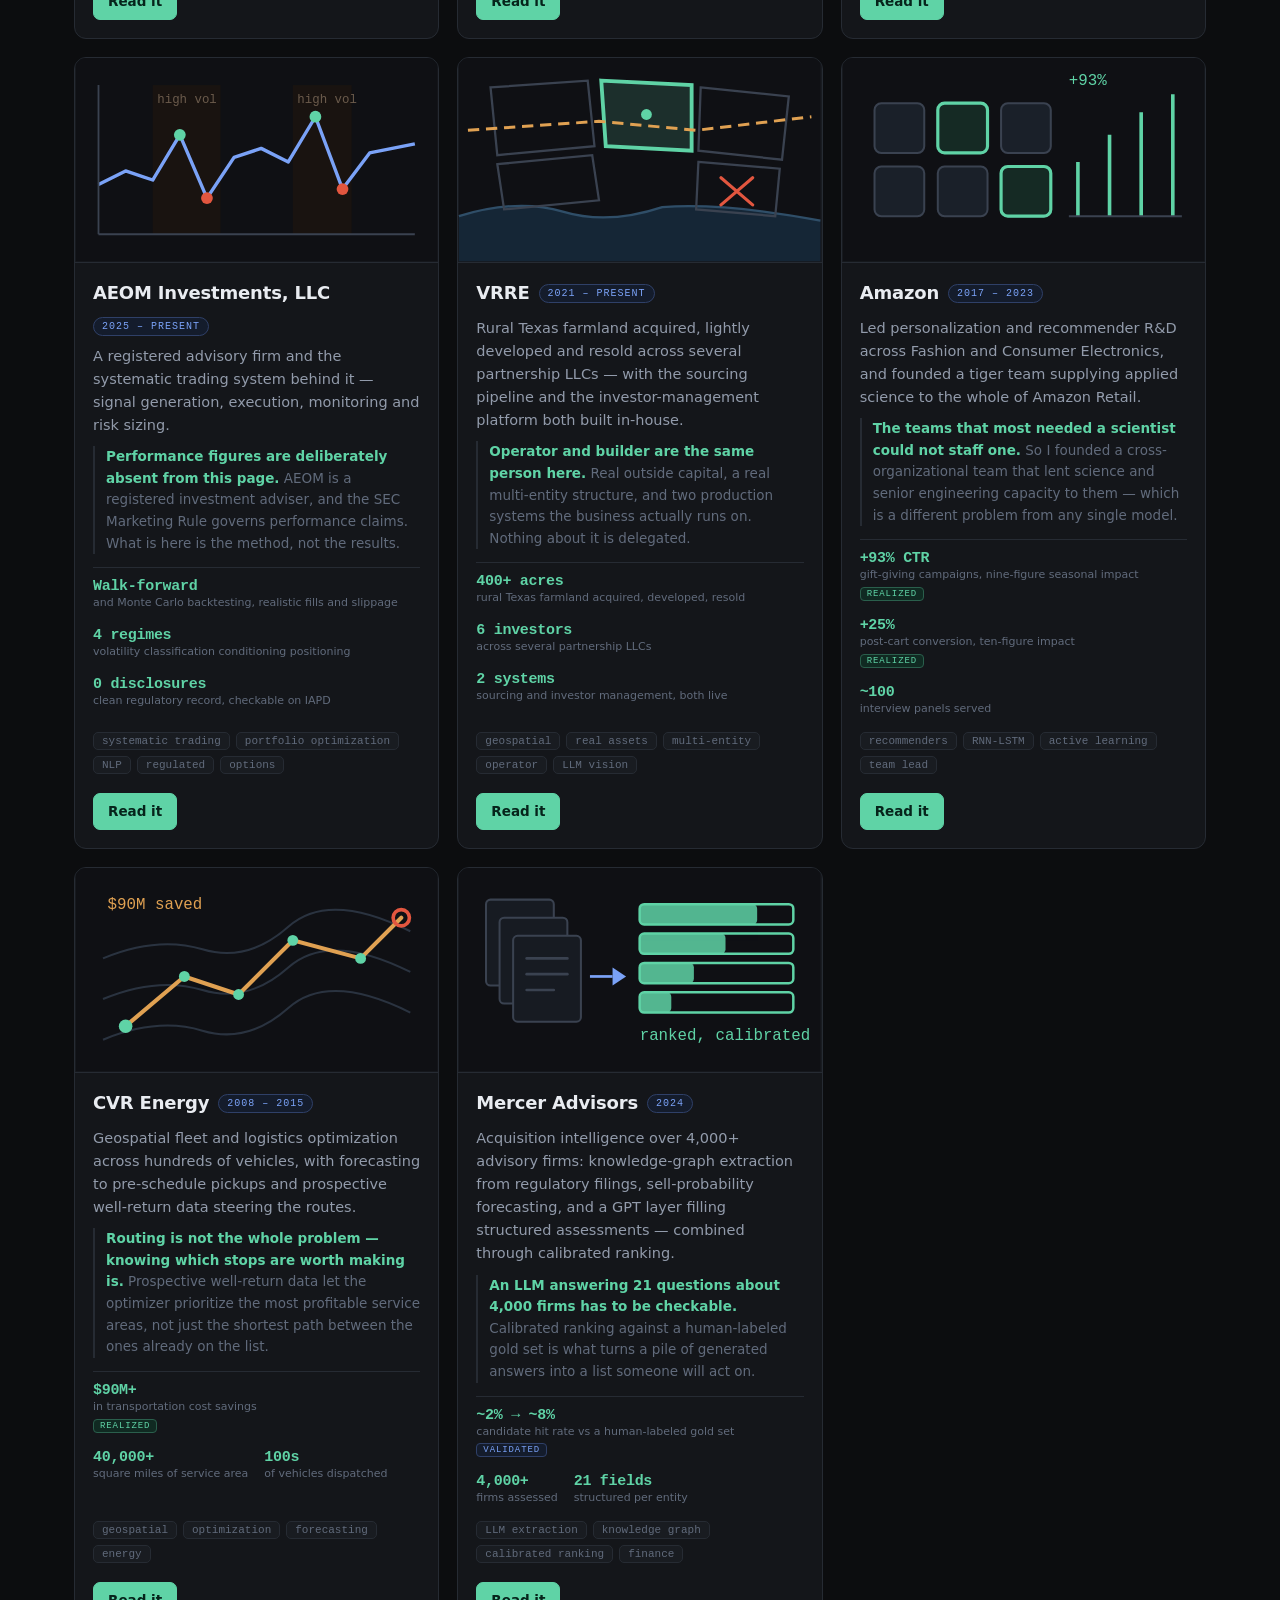
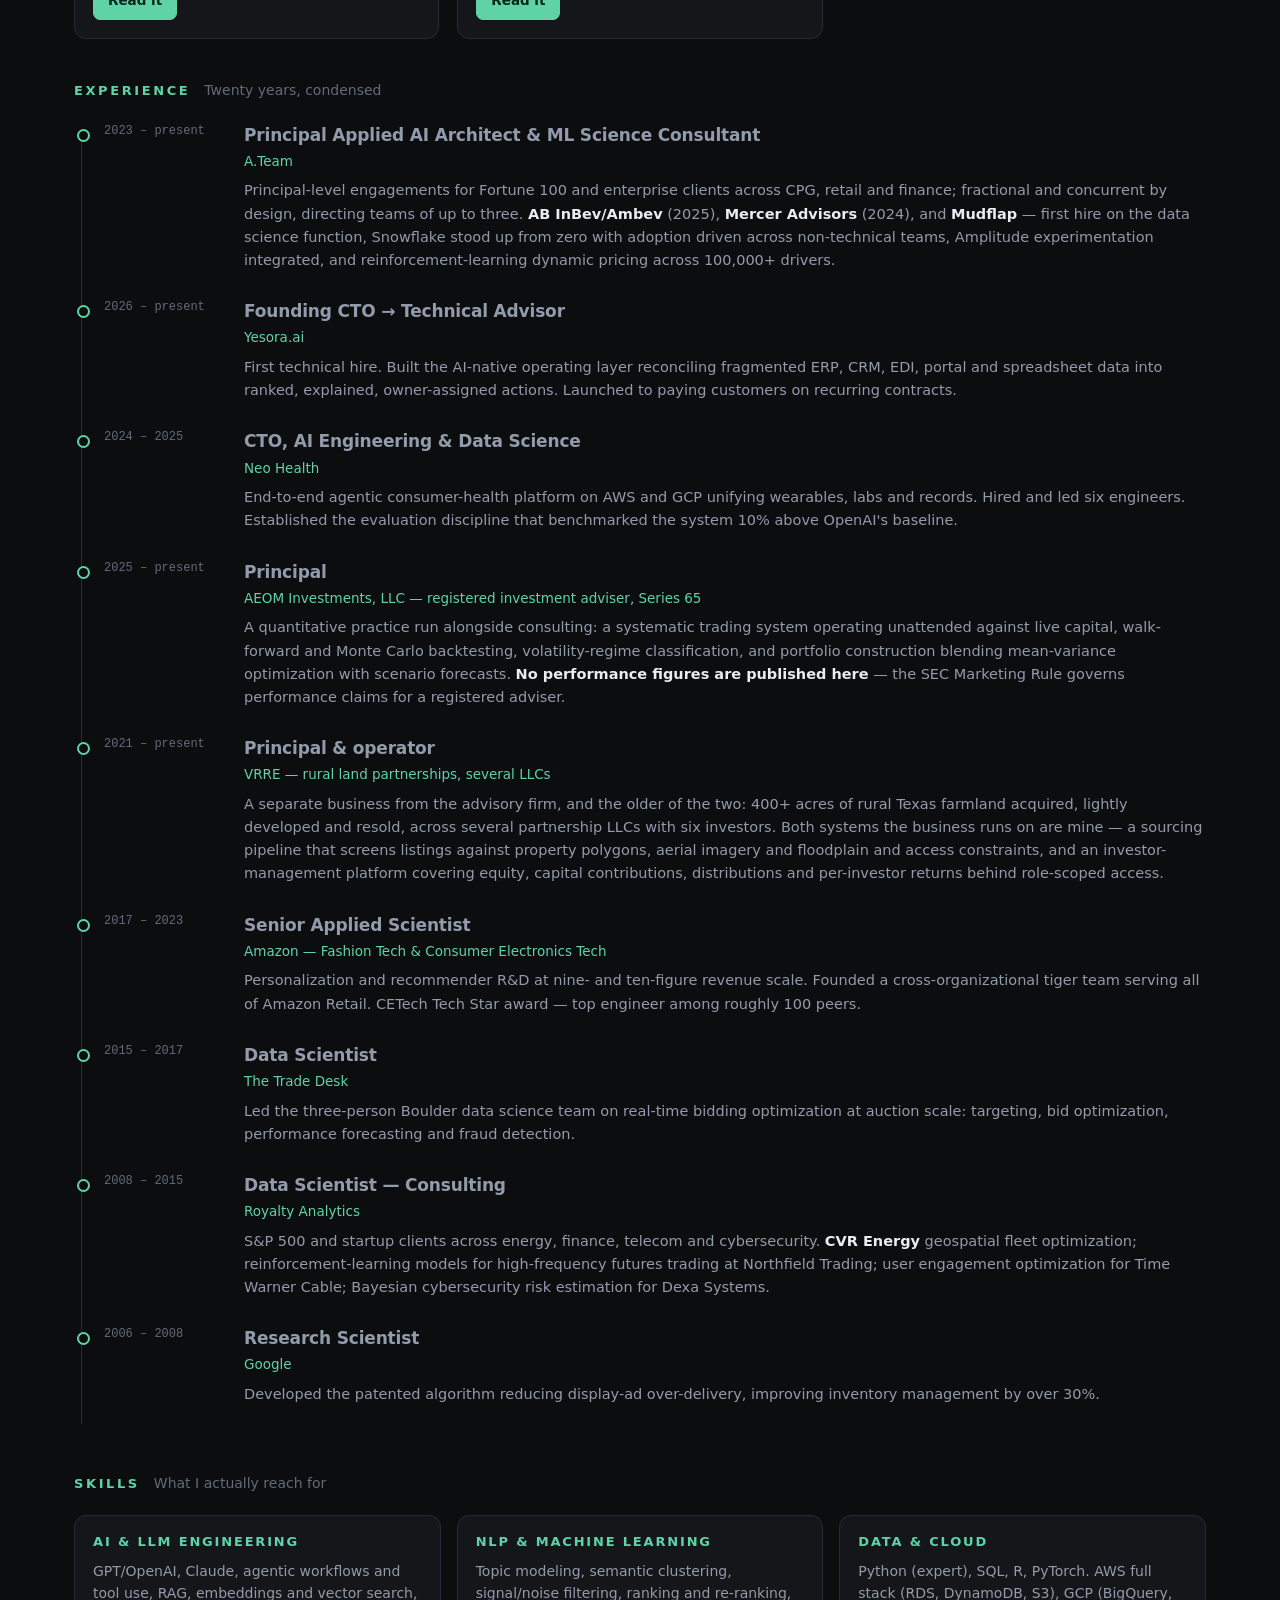
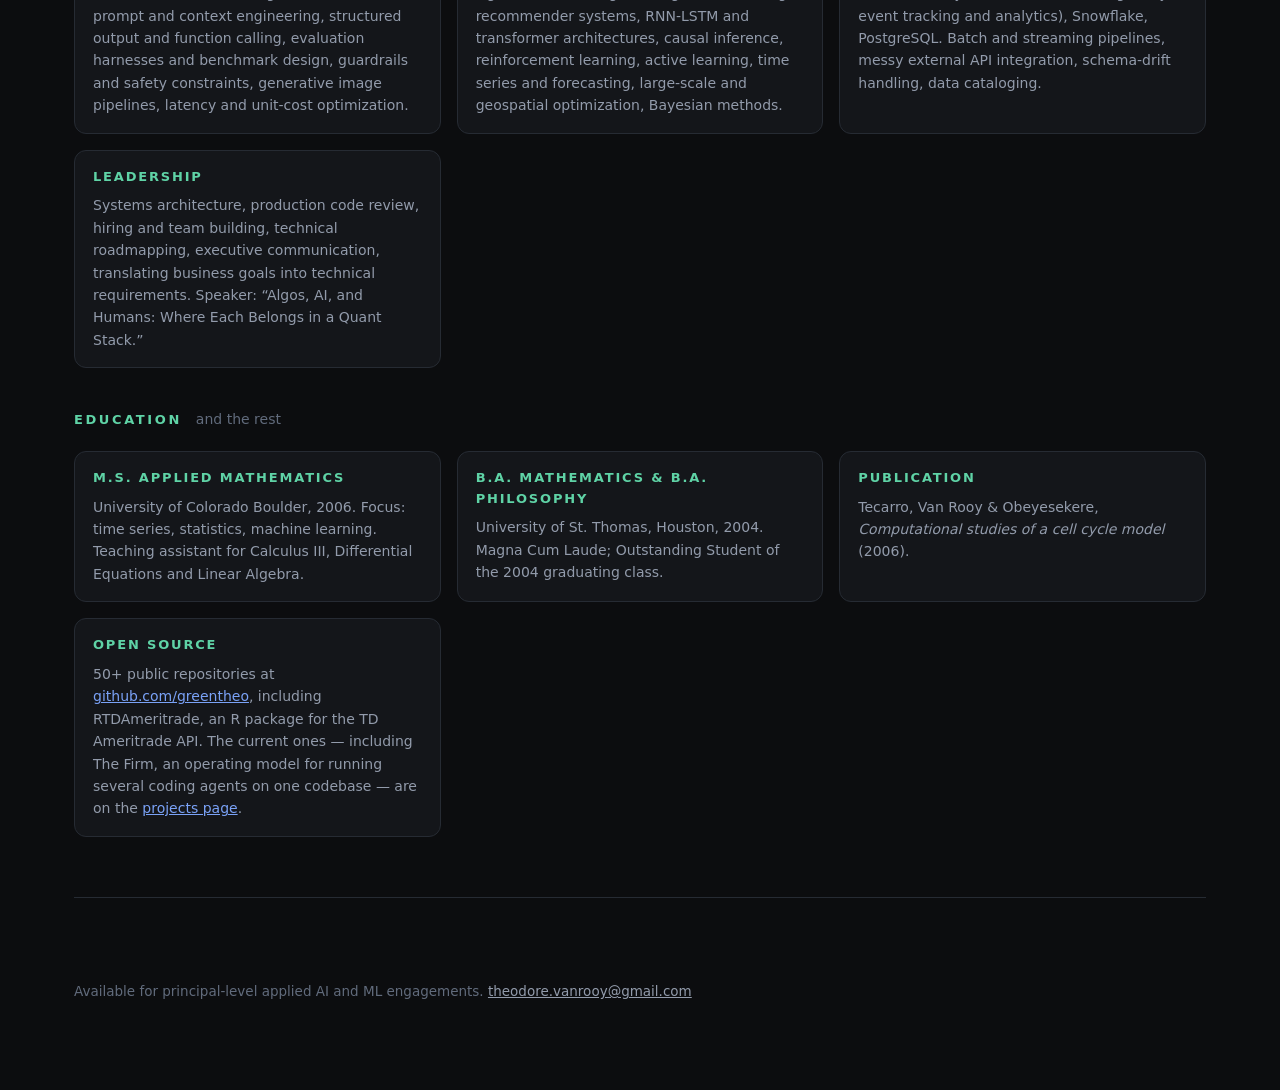
<file: work/index.html>
<!DOCTYPE html>
<html lang="en">
<head>
<meta charset="utf-8">
<meta name="viewport" content="width=device-width, initial-scale=1">
<meta name="theme-color" content="#0c0d0f">
<title>Theodore Van Rooy — Applied AI &amp; ML</title>
<meta name="description" content="Applied AI lead and principal ML scientist. 20 years of production ML, three of GenAI systems end to end. Formerly Amazon and Google; twice a technical founder.">
<link rel="stylesheet" href="../css/style.css?v=4">
<link rel="stylesheet" href="css/work.css?v=1">
<link rel="icon" href="data:image/svg+xml,<svg xmlns='http://www.w3.org/2000/svg' viewBox='0 0 32 32'><circle cx='16' cy='16' r='11' fill='none' stroke='%235fd3a6' stroke-width='3'/></svg>">
</head>
<body>
<div class="wrap">

<header>
  <a class="back" href="../">&larr; Projects</a>
  <h1>Theodore Van Rooy</h1>
  <p class="role">Fractional CAIO &middot; Applied AI Lead &middot; Principal ML Scientist</p>
  <p class="lede">Twenty years building production ML systems and, for the last three, GenAI systems
    end to end. Former Senior Applied Scientist at <b>Amazon</b> and Research Scientist at
    <b>Google</b>; twice the technical founder of an AI-native product taken 0&rarr;1. Deep NLP and
    LLM engineering — retrieval, agentic pipelines that rank and explain their own output, and the
    evaluation harnesses that keep them honest — paired with retail, CPG and marketing-data fluency.
    Alongside it I run a registered advisory firm as principal, where the applied-mathematics side
    stays load-bearing against live capital. M.S. Applied Mathematics.</p>
  <div class="links">
    <a href="mailto:theodore.vanrooy@gmail.com">theodore.vanrooy@gmail.com</a>
    <a href="https://linkedin.com/in/theodorev">LinkedIn</a>
    <a href="https://github.com/greentheo">GitHub</a>
    <a href="../">Side projects</a>
  </div>
</header>

<section>
  <div class="shead"><h2>Selected work</h2><p>Eight engagements, in detail</p></div>
  <p class="legend">Every figure below is tagged, because they are not the same kind of claim:
    <em class="claim realized">realized</em> it happened and the money or the time moved &middot;
    <em class="claim identified">identified</em> found and quantified, capture was someone
      else&rsquo;s to execute &middot;
    <em class="claim validated">validated</em> measured against a held-out or human-labeled set.
    A page that blurs those is a page you cannot trust twice.</p>
  <div class="grid" id="cases"></div>
</section>

<section>
  <div class="shead"><h2>Experience</h2><p>Twenty years, condensed</p></div>
  <ol class="timeline">
    <li>
      <div class="when">2023 &ndash; present</div>
      <div class="what">
        <h3>Principal Applied AI Architect &amp; ML Science Consultant</h3>
        <p class="org">A.Team</p>
        <p>Principal-level engagements for Fortune 100 and enterprise clients across CPG, retail and
          finance; fractional and concurrent by design, directing teams of up to three.
          <b>AB InBev/Ambev</b> (2025), <b>Mercer Advisors</b> (2024), and <b>Mudflap</b> — first hire
          on the data science function, Snowflake stood up from zero with adoption driven across
          non-technical teams, Amplitude experimentation integrated, and reinforcement-learning
          dynamic pricing across 100,000+ drivers.</p>
      </div>
    </li>
    <li>
      <div class="when">2026 &ndash; present</div>
      <div class="what">
        <h3>Founding CTO &rarr; Technical Advisor</h3>
        <p class="org">Yesora.ai</p>
        <p>First technical hire. Built the AI-native operating layer reconciling fragmented ERP, CRM,
          EDI, portal and spreadsheet data into ranked, explained, owner-assigned actions. Launched
          to paying customers on recurring contracts.</p>
      </div>
    </li>
    <li>
      <div class="when">2024 &ndash; 2025</div>
      <div class="what">
        <h3>CTO, AI Engineering &amp; Data Science</h3>
        <p class="org">Neo Health</p>
        <p>End-to-end agentic consumer-health platform on AWS and GCP unifying wearables, labs and
          records. Hired and led six engineers. Established the evaluation discipline that
          benchmarked the system 10% above OpenAI's baseline.</p>
      </div>
    </li>
    <li>
      <div class="when">2025 &ndash; present</div>
      <div class="what">
        <h3>Principal</h3>
        <p class="org">AEOM Investments, LLC &mdash; registered investment adviser, Series 65</p>
        <p>A quantitative practice run alongside consulting: a systematic trading system operating
          unattended against live capital, walk-forward and Monte Carlo backtesting, volatility-regime
          classification, and portfolio construction blending mean-variance optimization with scenario
          forecasts.
          <b>No performance figures are published here</b> &mdash; the SEC Marketing Rule governs
          performance claims for a registered adviser.</p>
      </div>
    </li>
    <li>
      <div class="when">2021 &ndash; present</div>
      <div class="what">
        <h3>Principal &amp; operator</h3>
        <p class="org">VRRE &mdash; rural land partnerships, several LLCs</p>
        <p>A separate business from the advisory firm, and the older of the two: 400+ acres of rural
          Texas farmland acquired, lightly developed and resold, across several partnership LLCs with
          six investors. Both systems the business runs on are mine &mdash; a sourcing pipeline that
          screens listings against property polygons, aerial imagery and floodplain and access
          constraints, and an investor-management platform covering equity, capital contributions,
          distributions and per-investor returns behind role-scoped access.</p>
      </div>
    </li>
    <li>
      <div class="when">2017 &ndash; 2023</div>
      <div class="what">
        <h3>Senior Applied Scientist</h3>
        <p class="org">Amazon — Fashion Tech &amp; Consumer Electronics Tech</p>
        <p>Personalization and recommender R&amp;D at nine- and ten-figure revenue scale. Founded a
          cross-organizational tiger team serving all of Amazon Retail. CETech Tech Star award — top
          engineer among roughly 100 peers.</p>
      </div>
    </li>
    <li>
      <div class="when">2015 &ndash; 2017</div>
      <div class="what">
        <h3>Data Scientist</h3>
        <p class="org">The Trade Desk</p>
        <p>Led the three-person Boulder data science team on real-time bidding optimization at
          auction scale: targeting, bid optimization, performance forecasting and fraud detection.</p>
      </div>
    </li>
    <li>
      <div class="when">2008 &ndash; 2015</div>
      <div class="what">
        <h3>Data Scientist — Consulting</h3>
        <p class="org">Royalty Analytics</p>
        <p>S&amp;P 500 and startup clients across energy, finance, telecom and cybersecurity.
          <b>CVR Energy</b> geospatial fleet optimization; reinforcement-learning models for
          high-frequency futures trading at Northfield Trading; user engagement optimization for
          Time Warner Cable; Bayesian cybersecurity risk estimation for Dexa Systems.</p>
      </div>
    </li>
    <li>
      <div class="when">2006 &ndash; 2008</div>
      <div class="what">
        <h3>Research Scientist</h3>
        <p class="org">Google</p>
        <p>Developed the patented algorithm reducing display-ad over-delivery, improving inventory
          management by over 30%.</p>
      </div>
    </li>
  </ol>
</section>

<section>
  <div class="shead"><h2>Skills</h2><p>What I actually reach for</p></div>
  <div class="skills">
    <div class="skill">
      <h4>AI &amp; LLM engineering</h4>
      <p>GPT/OpenAI, Claude, agentic workflows and tool use, RAG, embeddings and vector search,
        prompt and context engineering, structured output and function calling, evaluation harnesses
        and benchmark design, guardrails and safety constraints, generative image pipelines, latency
        and unit-cost optimization.</p>
    </div>
    <div class="skill">
      <h4>NLP &amp; machine learning</h4>
      <p>Topic modeling, semantic clustering, signal/noise filtering, ranking and re-ranking,
        recommender systems, RNN-LSTM and transformer architectures, causal inference, reinforcement
        learning, active learning, time series and forecasting, large-scale and geospatial
        optimization, Bayesian methods.</p>
    </div>
    <div class="skill">
      <h4>Data &amp; cloud</h4>
      <p>Python (expert), SQL, R, PyTorch. AWS full stack (RDS, DynamoDB, S3), GCP (BigQuery, event
        tracking and analytics), Snowflake, PostgreSQL. Batch and streaming pipelines, messy external
        API integration, schema-drift handling, data cataloging.</p>
    </div>
    <div class="skill">
      <h4>Leadership</h4>
      <p>Systems architecture, production code review, hiring and team building, technical
        roadmapping, executive communication, translating business goals into technical requirements.
        Speaker: &ldquo;Algos, AI, and Humans: Where Each Belongs in a Quant Stack.&rdquo;</p>
    </div>
  </div>
</section>

<section>
  <div class="shead"><h2>Education</h2><p>and the rest</p></div>
  <div class="skills">
    <div class="skill">
      <h4>M.S. Applied Mathematics</h4>
      <p>University of Colorado Boulder, 2006. Focus: time series, statistics, machine learning.
        Teaching assistant for Calculus III, Differential Equations and Linear Algebra.</p>
    </div>
    <div class="skill">
      <h4>B.A. Mathematics &amp; B.A. Philosophy</h4>
      <p>University of St. Thomas, Houston, 2004. Magna Cum Laude; Outstanding Student of the 2004
        graduating class.</p>
    </div>
    <div class="skill">
      <h4>Publication</h4>
      <p>Tecarro, Van Rooy &amp; Obeyesekere, <i>Computational studies of a cell cycle model</i>
        (2006).</p>
    </div>
    <div class="skill">
      <h4>Open source</h4>
      <p>50+ public repositories at
        <a href="https://github.com/greentheo">github.com/greentheo</a>, including RTDAmeritrade,
        an R package for the TD Ameritrade API. The current ones — including The Firm, an operating
        model for running several coding agents on one codebase — are on the
        <a href="../">projects page</a>.</p>
    </div>
  </div>
</section>

<footer>
  <p>Available for principal-level applied AI and ML engagements.
     <a href="mailto:theodore.vanrooy@gmail.com">theodore.vanrooy@gmail.com</a></p>
</footer>

</div>
<script type="module">
import { CASES } from './js/cases.js';
const host = document.getElementById('cases');
host.innerHTML = CASES.map((c) => `
  <article class="card">
    <a href="case.html?id=${c.id}" class="thumblink">
      <svg class="thumb" viewBox="0 0 160 90" role="img" aria-label="${c.title}">${c.svg}</svg>
    </a>
    <div class="body">
      <div class="title"><h3>${c.client}</h3><span class="pill src">${c.period}</span></div>
      <p class="what">${c.summary}</p>
      <p class="why"><b>${c.why}</b> ${c.whyMore}</p>
      <div class="metrics">${c.metrics.map(([n, l, k]) =>
        `<div class="metric"><b>${n}</b><span>${l}</span>${k ? `<em class="claim ${k}">${k}</em>` : ''}</div>`).join('')}</div>
      <div class="tags">${c.tags.map((t) => `<span class="tag">${t}</span>`).join('')}</div>
      <div class="cta"><a class="play" href="case.html?id=${c.id}">Read it</a></div>
    </div>
  </article>`).join('');
</script>
</body>
</html>
</file>
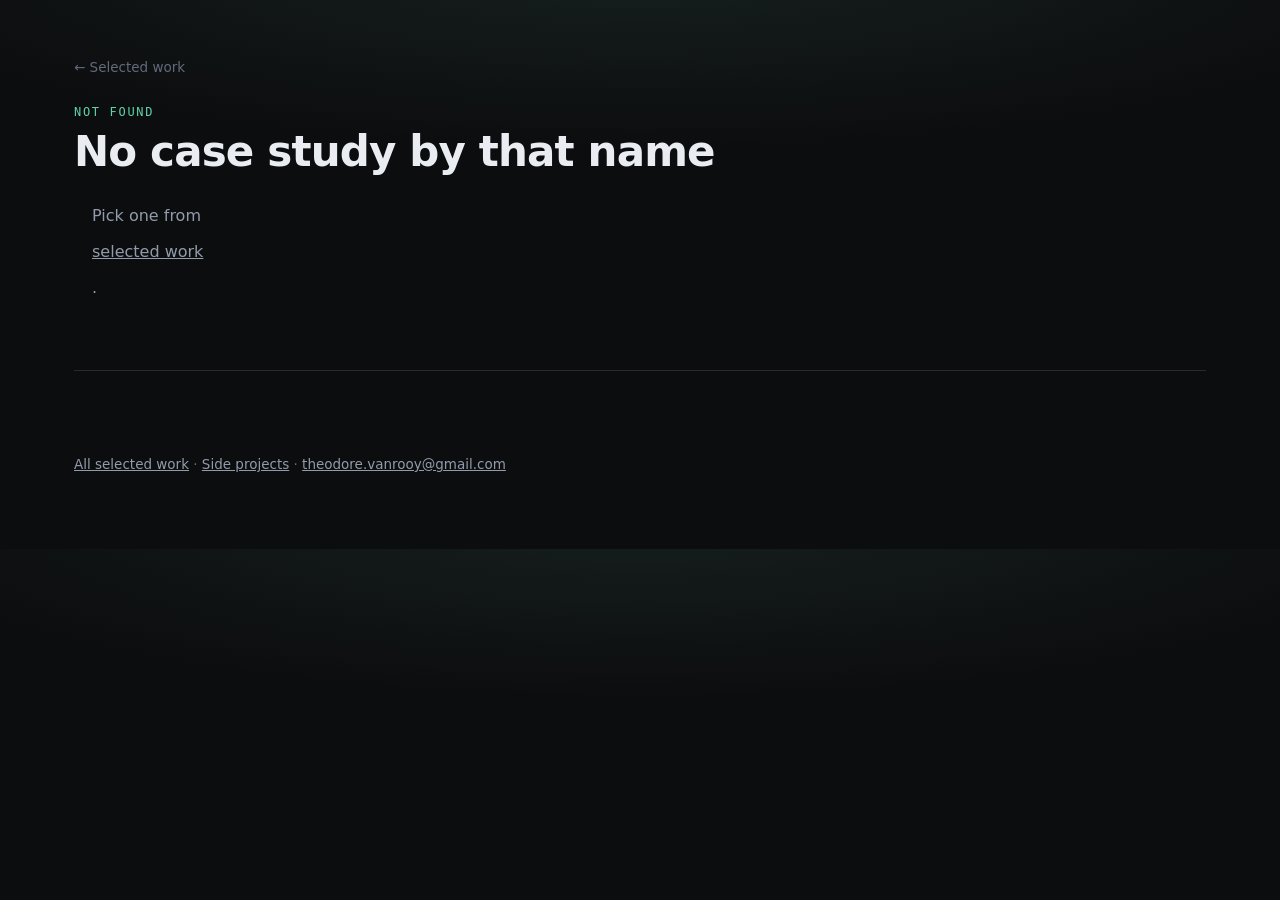
<file: work/case.html>
<!DOCTYPE html>
<html lang="en">
<head>
<meta charset="utf-8">
<meta name="viewport" content="width=device-width, initial-scale=1">
<meta name="theme-color" content="#0c0d0f">
<title>Case study — Theodore Van Rooy</title>
<link rel="stylesheet" href="../css/style.css?v=4">
<link rel="stylesheet" href="css/work.css?v=1">
<link rel="icon" href="data:image/svg+xml,<svg xmlns='http://www.w3.org/2000/svg' viewBox='0 0 32 32'><circle cx='16' cy='16' r='11' fill='none' stroke='%235fd3a6' stroke-width='3'/></svg>">
</head>
<body>
<div class="wrap">
  <header style="padding:54px 0 0">
    <a class="back" href="./">&larr; Selected work</a>
  </header>
  <main class="case" id="case"></main>
  <footer>
    <p><a href="./">All selected work</a> &middot; <a href="../">Side projects</a> &middot;
       <a href="mailto:theodore.vanrooy@gmail.com">theodore.vanrooy@gmail.com</a></p>
  </footer>
</div>

<script type="module">
import { CASES } from './js/cases.js';

const id = new URLSearchParams(location.search).get('id');
const c = CASES.find((x) => x.id === id);
const host = document.getElementById('case');

if (!c) {
  host.innerHTML = `<p class="kicker">Not found</p>
    <h1>No case study by that name</h1>
    <p class="body">Pick one from <a href="./">selected work</a>.</p>`;
} else {
  const i = CASES.indexOf(c);
  const prev = CASES[(i - 1 + CASES.length) % CASES.length];
  const next = CASES[(i + 1) % CASES.length];
  document.title = `${c.client} — Theodore Van Rooy`;
  host.innerHTML = `
    <p class="kicker">${c.client}</p>
    <h1>${c.title}</h1>
    <p class="meta">${c.role} &middot; ${c.period}</p>
    <svg class="hero" viewBox="0 0 160 90" role="img" aria-label="${c.title}">${c.svg}</svg>
    <div class="metrics">${c.metrics.map(([n, l, k]) =>
      `<div class="metric"><b>${n}</b><span>${l}</span>${k ? `<em class="claim ${k}">${k}</em>` : ''}</div>`).join('')}</div>
    ${c.detail.map(([h, p]) => `<section><h2>${h}</h2><p class="body">${p}</p></section>`).join('')}
    <div class="tags" style="padding:6px 0 20px">${c.tags.map((t) =>
      `<span class="tag">${t}</span>`).join('')}</div>
    <div class="nav">
      <a class="mini" href="case.html?id=${prev.id}">&larr; ${prev.client}</a>
      <a class="mini" href="case.html?id=${next.id}">${next.client} &rarr;</a>
    </div>`;
}
</script>
</body>
</html>
</file>
<file: css/style.css>
/* A portfolio of things that run in a browser, so the page itself had better
   load instantly and work everywhere. No fonts to fetch, no framework, no
   images — the thumbnails are inline SVG, which is also the house style of
   half the projects on this page. */
:root{
  --bg:#0c0d0f; --card:#14161a; --card-2:#191c21; --line:#262b33;
  --ink:#e9ecf1; --dim:#929bab; --faint:#616b7c;
  --accent:#5fd3a6; --accent-2:#7aa2f7; --warn:#e0a152;
  --radius:12px;
}
*{box-sizing:border-box}
html{scroll-behavior:smooth}
body{margin:0;background:var(--bg);color:var(--ink);
  font:16px/1.6 ui-sans-serif,system-ui,-apple-system,"Segoe UI",sans-serif;
  -webkit-font-smoothing:antialiased;
  background-image:radial-gradient(ellipse 90% 50% at 50% -8%, #17201f 0%, var(--bg) 70%)}
a{color:inherit}

.wrap{max-width:1180px;margin:0 auto;padding:0 24px}

/* ---------- top bar ----------
   Anyone who came here to hire rather than to play should find the CV without
   scrolling, so it sits above the headline rather than in the link row. */
.topbar{display:flex;align-items:center;justify-content:space-between;gap:16px;
  padding:20px 0 0}
.topbar .whoami{font-size:17px;font-weight:600;letter-spacing:-.01em;color:var(--ink)}
.topbar .cv{display:inline-flex;align-items:center;gap:7px;text-decoration:none;
  font-size:14px;font-weight:600;padding:8px 16px;border-radius:999px;
  color:#06241b;background:var(--accent);border:1px solid var(--accent);
  transition:.15s}
.topbar .cv:hover{filter:brightness(1.07);transform:translateY(-1px)}

/* ---------- header ---------- */
header{padding:62px 0 54px}
h1{margin:0 0 14px;font-size:clamp(34px,5.5vw,56px);line-height:1.08;letter-spacing:-.02em}
h1 span{color:var(--accent)}
header .role{margin:0 0 16px;color:var(--accent);font-size:15px;letter-spacing:.01em}
.lede{margin:0;max-width:62ch;font-size:clamp(16px,2vw,19px);color:var(--dim)}
.lede b{color:var(--ink);font-weight:600}
.links{display:flex;gap:10px;flex-wrap:wrap;margin-top:26px}
.links a{display:inline-flex;align-items:center;gap:7px;text-decoration:none;
  background:var(--card);border:1px solid var(--line);color:var(--dim);
  padding:8px 15px;border-radius:999px;font-size:14px;transition:.15s}
.links a:hover{color:var(--ink);border-color:#3a434f;transform:translateY(-1px)}

/* ---------- sections ---------- */
section{padding:30px 0 10px}
.shead{display:flex;align-items:baseline;gap:14px;margin:0 0 20px;flex-wrap:wrap}
.shead h2{margin:0;font-size:13px;letter-spacing:.2em;text-transform:uppercase;color:var(--accent)}
.shead p{margin:0;color:var(--faint);font-size:14px}

/* ---------- cards ---------- */
.grid{display:grid;gap:18px;grid-template-columns:repeat(auto-fill,minmax(310px,1fr))}
.card{display:flex;flex-direction:column;background:var(--card);
  border:1px solid var(--line);border-radius:var(--radius);overflow:hidden;
  transition:.18s}
.card:hover{border-color:#3a434f;transform:translateY(-2px);
  box-shadow:0 14px 34px rgba(0,0,0,.4)}
.thumb{display:block;width:100%;aspect-ratio:16/9;background:var(--card-2);
  border-bottom:1px solid var(--line)}
.body{padding:16px 18px 18px;display:flex;flex-direction:column;flex:1;gap:9px}
.title{display:flex;align-items:center;gap:9px;flex-wrap:wrap}
.title h3{margin:0;font-size:18px;letter-spacing:-.01em}
.what{margin:0;color:var(--dim);font-size:14.5px}
.why{margin:0;color:var(--faint);font-size:13.5px;border-left:2px solid var(--line);
  padding-left:11px}
.why b{color:var(--accent);font-weight:600}
/* A deliberately public invite code — the app is invite-only, and a visitor
   who cannot get in has no way to judge the project. */
.invite{margin:0;font-size:13px;color:var(--dim)}
.invite code{font:12px ui-monospace,SFMono-Regular,monospace;color:var(--accent);
  background:var(--card-2);border:1px solid var(--line);border-radius:5px;
  padding:2px 7px;letter-spacing:.06em;white-space:nowrap}
.tags{display:flex;gap:6px;flex-wrap:wrap;margin-top:auto;padding-top:4px}
.tag{font:11px ui-monospace,SFMono-Regular,monospace;color:var(--faint);
  background:var(--card-2);border:1px solid var(--line);padding:2px 8px;border-radius:5px}
.cta{display:flex;gap:9px;flex-wrap:wrap;margin-top:10px}
.cta a{text-decoration:none;font-size:13.5px;padding:7px 14px;border-radius:7px;
  border:1px solid var(--line);color:var(--dim);transition:.15s}
.cta a:hover{color:var(--ink);border-color:#3a434f}
.cta a.play{background:var(--accent);border-color:var(--accent);color:#06241b;font-weight:600}
.cta a.play:hover{filter:brightness(1.07);color:#06241b}

.pill{font:10px ui-monospace,monospace;letter-spacing:.1em;text-transform:uppercase;
  padding:3px 8px;border-radius:999px;border:1px solid}
.pill.live{color:var(--accent);border-color:#2a5f4c;background:#102a22}
.pill.wip{color:var(--warn);border-color:#5a452a;background:#2a2016}
.pill.src{color:var(--accent-2);border-color:#2f4068;background:#141c2c}

footer{padding:70px 0 60px;color:var(--faint);font-size:13.5px;
  border-top:1px solid var(--line);margin-top:50px}
footer a{color:var(--dim)}

@media (max-width:560px){
  header{padding:38px 0 34px}
  .grid{grid-template-columns:1fr}
}

/* The second paragraph of the header: what this page is, after the bio that
   opens it. Plain body text, a step down from the lede but not a pull quote.
   Anyone who wants the full career goes to /work/. */
.bio{margin:20px 0 0;max-width:62ch;color:var(--dim);font-size:clamp(15px,1.8vw,17px)}
.bio b{color:var(--ink);font-weight:600}
.bio a{color:var(--accent)}
</file>
<file: work/css/work.css>
/* Additions for the resume pages. The card language, pills and grid all come
   from the project page's stylesheet — the two pages should read as one site,
   because a portfolio that looks like two sites is two half portfolios. */

.back{display:inline-block;text-decoration:none;color:var(--faint);font-size:13.5px;
  margin-bottom:26px;transition:.15s}
.back:hover{color:var(--accent)}
header .role{margin:0 0 18px;color:var(--accent);font-size:15px;letter-spacing:.01em}
header h1{margin-bottom:8px}

.thumblink{display:block;text-decoration:none}

/* ---------- metrics ---------- */
.metrics{display:flex;gap:16px;flex-wrap:wrap;padding:10px 0 2px;
  border-top:1px solid var(--line);margin-top:4px}
.metric{display:flex;flex-direction:column;gap:1px;min-width:0}
.metric b{font:600 15px ui-monospace,SFMono-Regular,monospace;color:var(--accent);
  letter-spacing:-.02em}
.metric span{font-size:11px;color:var(--faint);line-height:1.35}

/* ---------- timeline ---------- */
.timeline{list-style:none;margin:0;padding:0;position:relative}
.timeline::before{content:"";position:absolute;left:7px;top:8px;bottom:8px;width:1px;
  background:var(--line)}
.timeline li{display:flex;gap:22px;padding:0 0 26px 30px;position:relative;flex-wrap:wrap}
.timeline li::before{content:"";position:absolute;left:3px;top:7px;width:9px;height:9px;
  border-radius:50%;background:var(--bg);border:2px solid var(--accent)}
.timeline .when{flex:0 0 118px;font:12px ui-monospace,SFMono-Regular,monospace;
  color:var(--faint);padding-top:2px}
.timeline .what{flex:1 1 360px;min-width:0}
.timeline h3{margin:0 0 2px;font-size:17px;letter-spacing:-.01em}
.timeline .org{margin:0 0 7px;color:var(--accent);font-size:13.5px}
.timeline p{margin:0;color:var(--dim);font-size:14.5px}
.timeline p b{color:var(--ink);font-weight:600}

/* ---------- skills / education ---------- */
.skills{display:grid;gap:16px;grid-template-columns:repeat(auto-fit,minmax(290px,1fr))}
.skill{background:var(--card);border:1px solid var(--line);border-radius:var(--radius);
  padding:16px 18px}
.skill h4{margin:0 0 7px;font-size:13px;letter-spacing:.14em;text-transform:uppercase;
  color:var(--accent)}
.skill p{margin:0;color:var(--dim);font-size:14px}
.skill a{color:var(--accent-2)}

/* ---------- a single case study ---------- */
.case{max-width:780px}
.case .kicker{font:12px ui-monospace,SFMono-Regular,monospace;color:var(--accent);
  letter-spacing:.14em;text-transform:uppercase;margin:0 0 10px}
.case h1{font-size:clamp(28px,4.4vw,42px);margin:0 0 12px}
.case .meta{margin:0 0 26px;color:var(--faint);font-size:14px}
.case .hero{width:100%;aspect-ratio:16/9;max-height:270px;background:#0f1014;
  border:1px solid var(--line);border-radius:var(--radius);margin-bottom:28px}
.case .metrics{border-top:0;border-bottom:1px solid var(--line);gap:30px;
  padding:0 0 22px;margin:0 0 28px}
.case .metric b{font-size:24px}
.case .metric span{font-size:12px}
.case section{padding:0 0 22px}
.case h2{font-size:13px;letter-spacing:.18em;text-transform:uppercase;color:var(--accent);
  margin:0 0 8px}
.case p.body{margin:0;color:var(--dim);font-size:16px;line-height:1.7}
.case .nav{display:flex;gap:10px;flex-wrap:wrap;padding-top:14px;border-top:1px solid var(--line)}

@media (max-width:560px){
  .timeline .when{flex:0 0 100%}
  .timeline li{gap:6px}
  .case .metrics{gap:18px}
  .case .metric b{font-size:19px}
}

/* Used by the prev/next links on a case study. */
.mini{display:inline-flex;align-items:center;gap:7px;text-decoration:none;
  background:var(--card);border:1px solid var(--line);color:var(--dim);
  padding:8px 15px;border-radius:999px;font-size:13.5px;transition:.15s}
.mini:hover{color:var(--ink);border-color:#3a434f}

/* ---------- claim types ---------- */
/* A realized number and an identified one are different claims. Saying which
   is which costs a word and buys the reader a reason to believe the rest. */
.claim{font:9px ui-monospace,SFMono-Regular,monospace;font-style:normal;
  letter-spacing:.1em;text-transform:uppercase;padding:1px 6px;border-radius:4px;
  border:1px solid;align-self:flex-start;margin-top:3px}
.claim.realized{color:var(--accent);border-color:#2a5f4c;background:#102a22}
.claim.identified{color:var(--warn);border-color:#5a452a;background:#2a2016}
.claim.validated{color:var(--accent-2);border-color:#2f4068;background:#141c2c}
.legend{margin:-6px 0 20px;color:var(--faint);font-size:13px;line-height:2;max-width:78ch}
.legend .claim{margin:0 2px 0 6px}
.case .metrics .claim{font-size:9px}
</file>
